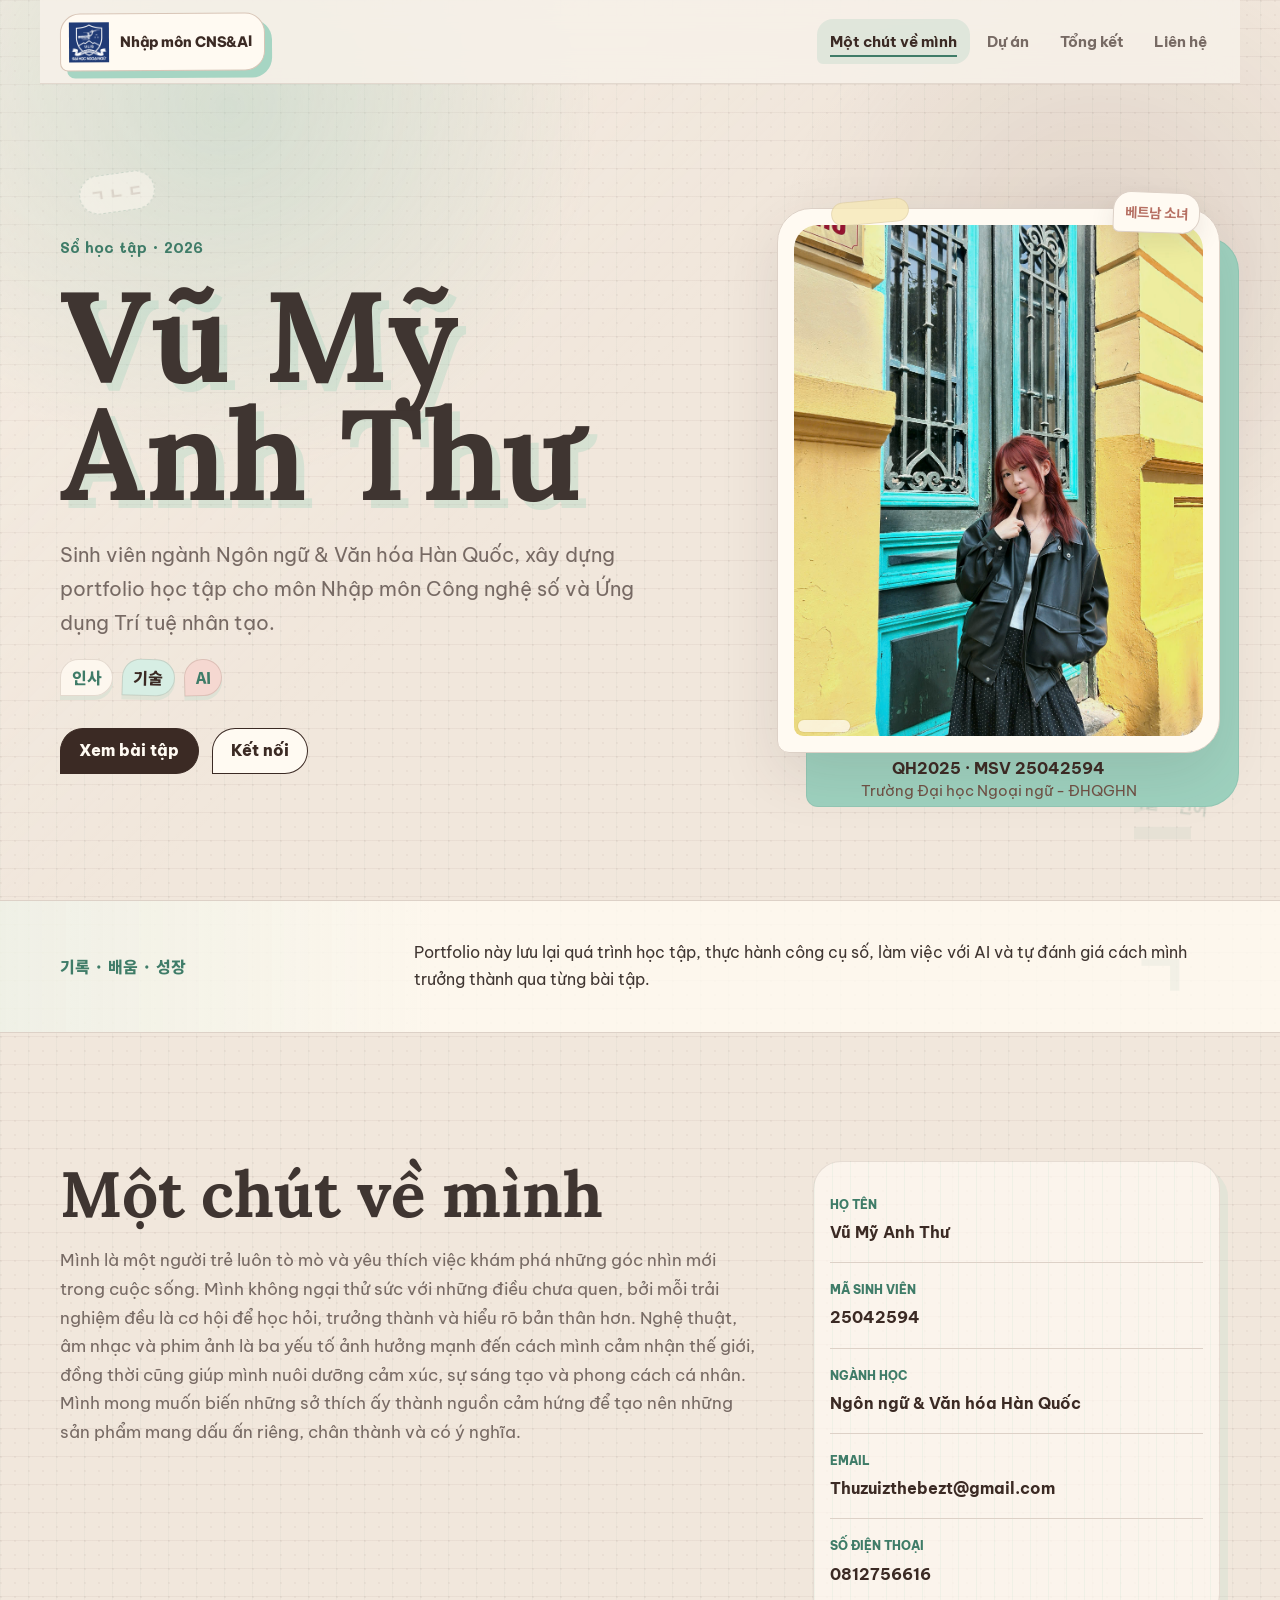
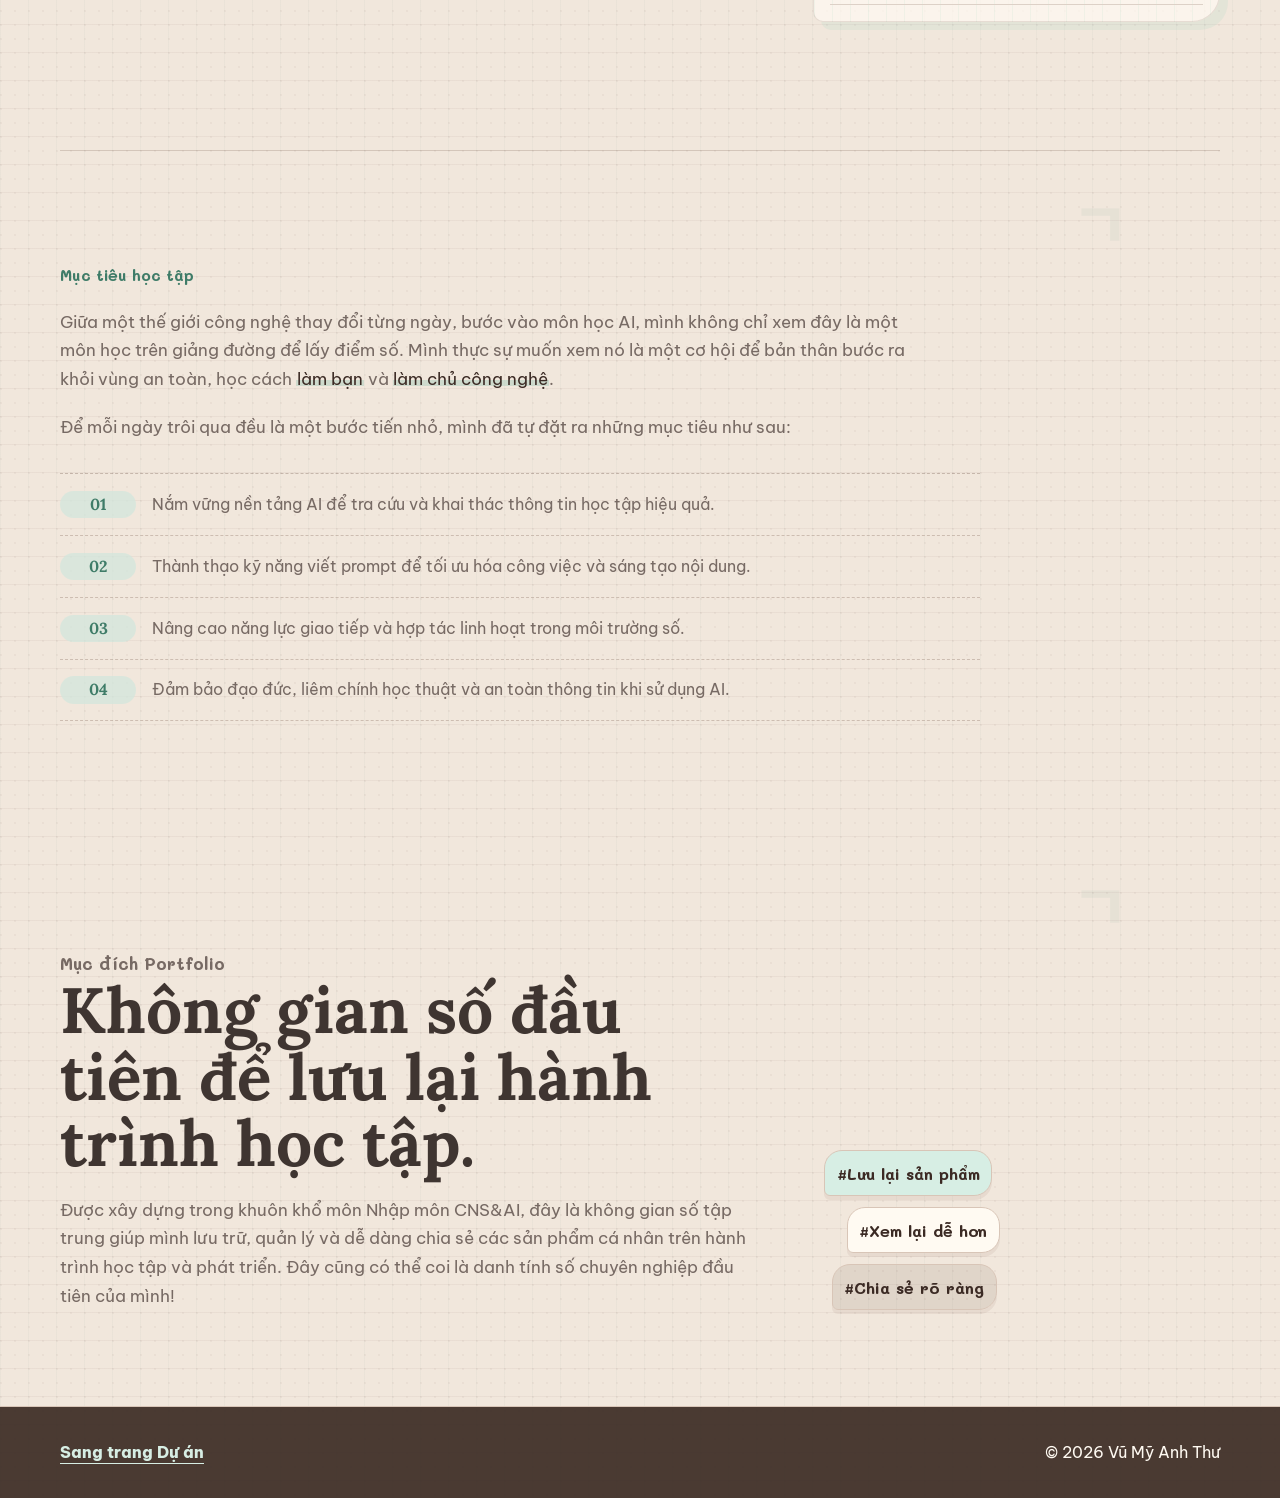
<file: index.html>
<!DOCTYPE html>
<html lang="vi">
<head>
  <meta charset="UTF-8">
  <meta name="viewport" content="width=device-width, initial-scale=1.0">
  <title>Một chút về mình | Vũ Mỹ Anh Thư</title>
  <meta name="description" content="Portfolio học tập của Vũ Mỹ Anh Thư, sinh viên ngành Ngôn ngữ và Văn hóa Hàn Quốc.">
  <link rel="preconnect" href="https://fonts.googleapis.com">
  <link rel="preconnect" href="https://fonts.gstatic.com" crossorigin>
  <link href="https://fonts.googleapis.com/css2?family=Be+Vietnam+Pro:wght@400;500;600;700&family=Lora:wght@500;600;700&family=Mali:wght@500&family=Noto+Sans+KR:wght@400;500;700&display=swap" rel="stylesheet">
  <link rel="icon" type="image/png" href="assets/brand/ulis-logo.png">
  <link rel="apple-touch-icon" href="assets/brand/ulis-logo.png">
  <link rel="stylesheet" href="styles.css">
</head>
<body>
  <a class="skip-link" href="#main">Bỏ qua điều hướng</a>

  <header class="site-header" data-header>
    <a class="brand" href="index.html" aria-label="Trang Một chút về mình">
      <img src="assets/brand/ulis-logo.png" alt="Logo Trường Đại học Ngoại ngữ - ĐHQGHN">
      <span>Nhập môn CNS&amp;AI</span>
    </a>
    <button class="menu-toggle" type="button" aria-label="Mở menu" aria-expanded="false" aria-controls="siteNav">
      <span></span>
      <span></span>
    </button>
    <nav class="nav" id="siteNav" aria-label="Điều hướng chính">
      <a href="index.html" aria-current="page">Một chút về mình</a>
      <a href="projects.html">Dự án</a>
      <a href="conclusion.html">Tổng kết</a>
      <a href="contact.html">Liên hệ</a>
    </nav>
  </header>

  <main id="main">
    <section class="hero section-shell">
      <div class="hero-copy reveal">
        <p class="chapter-label">Sổ học tập · 2026</p>
        <h1>Vũ Mỹ<br>Anh Thư</h1>
        <p class="hero-lead">Sinh viên ngành Ngôn ngữ & Văn hóa Hàn Quốc, xây dựng portfolio học tập cho môn Nhập môn Công nghệ số và Ứng dụng Trí tuệ nhân tạo.</p>
        <div class="culture-stickers" aria-hidden="true">
          <span>인사</span>
          <span>기술</span>
          <span>AI</span>
        </div>
        <div class="hero-actions">
          <a class="button primary" href="projects.html">Xem bài tập</a>
          <a class="button ghost" href="contact.html">Kết nối</a>
        </div>
      </div>

      <figure class="hero-portrait reveal">
        <span class="paper-tag">베트남 소녀</span>
        <div class="portrait-frame">
          <img src="File%20b%C3%A0i%20t%E1%BA%ADp/t%C3%B4i.jpg" alt="Ảnh chân dung Vũ Mỹ Anh Thư">
        </div>
        <figcaption>
          <strong>QH2025 · MSV 25042594</strong>
          <span>Trường Đại học Ngoại ngữ - ĐHQGHN</span>
        </figcaption>
      </figure>
    </section>

    <section class="intro-band" aria-label="Tóm tắt portfolio">
      <div class="section-shell intro-grid">
        <p class="hangul-note">기록 · 배움 · 성장</p>
        <p>Portfolio này lưu lại quá trình học tập, thực hành công cụ số, làm việc với AI và tự đánh giá cách mình trưởng thành qua từng bài tập.</p>
      </div>
    </section>

    <section class="section-shell about-spread">
      <div class="about-main reveal">
        <h2>Một chút về mình</h2>
        <p>Mình là một người trẻ luôn tò mò và yêu thích việc khám phá những góc nhìn mới trong cuộc sống. Mình không ngại thử sức với những điều chưa quen, bởi mỗi trải nghiệm đều là cơ hội để học hỏi, trưởng thành và hiểu rõ bản thân hơn. Nghệ thuật, âm nhạc và phim ảnh là ba yếu tố ảnh hưởng mạnh đến cách mình cảm nhận thế giới, đồng thời cũng giúp mình nuôi dưỡng cảm xúc, sự sáng tạo và phong cách cá nhân. Mình mong muốn biến những sở thích ấy thành nguồn cảm hứng để tạo nên những sản phẩm mang dấu ấn riêng, chân thành và có ý nghĩa.</p>
      </div>
      <dl class="profile-facts reveal">
        <div>
          <dt>Họ tên</dt>
          <dd>Vũ Mỹ Anh Thư</dd>
        </div>
        <div>
          <dt>Mã sinh viên</dt>
          <dd>25042594</dd>
        </div>
        <div>
          <dt>Ngành học</dt>
          <dd>Ngôn ngữ & Văn hóa Hàn Quốc</dd>
        </div>
        <div>
          <dt>Email</dt>
          <dd><a href="mailto:Thuzuizthebezt@gmail.com">Thuzuizthebezt@gmail.com</a></dd>
        </div>
        <div>
          <dt>Số điện thoại</dt>
          <dd><a href="tel:0812756616">0812756616</a></dd>
        </div>
      </dl>
    </section>

    <section class="section-shell editorial-goals">
      <p class="chapter-label reveal">Mục tiêu học tập</p>
      <div class="goal-prose reveal">
        <p>Giữa một thế giới công nghệ thay đổi từng ngày, bước vào môn học AI, mình không chỉ xem đây là một môn học trên giảng đường để lấy điểm số. Mình thực sự muốn xem nó là một cơ hội để bản thân bước ra khỏi vùng an toàn, học cách <mark>làm bạn</mark> và <mark>làm chủ công nghệ</mark>.</p>
        <p>Để mỗi ngày trôi qua đều là một bước tiến nhỏ, mình đã tự đặt ra những mục tiêu như sau:</p>
      </div>
      <ol class="goal-lines reveal">
        <li>Nắm vững nền tảng AI để tra cứu và khai thác thông tin học tập hiệu quả.</li>
        <li>Thành thạo kỹ năng viết prompt để tối ưu hóa công việc và sáng tạo nội dung.</li>
        <li>Nâng cao năng lực giao tiếp và hợp tác linh hoạt trong môi trường số.</li>
        <li>Đảm bảo đạo đức, liêm chính học thuật và an toàn thông tin khi sử dụng AI.</li>
      </ol>
    </section>

    <section class="section-shell portfolio-purpose">
      <div class="purpose-copy reveal">
        <p class="chapter-label">Mục đích Portfolio</p>
        <h2>Không gian số đầu tiên để lưu lại hành trình học tập.</h2>
        <p>Được xây dựng trong khuôn khổ môn Nhập môn CNS&AI, đây là không gian số tập trung giúp mình lưu trữ, quản lý và dễ dàng chia sẻ các sản phẩm cá nhân trên hành trình học tập và phát triển. Đây cũng có thể coi là danh tính số chuyên nghiệp đầu tiên của mình!</p>
      </div>
      <div class="keyword-notes reveal" aria-label="Từ khóa mục đích portfolio">
        <span>#Lưu lại sản phẩm</span>
        <span>#Xem lại dễ hơn</span>
        <span>#Chia sẻ rõ ràng</span>
      </div>
    </section>
  </main>

  <footer class="mini-footer">
    <div class="section-shell">
      <a href="projects.html">Sang trang Dự án</a>
      <span>© 2026 Vũ Mỹ Anh Thư</span>
    </div>
  </footer>

  <script src="script.js"></script>
</body>
</html>
</file>
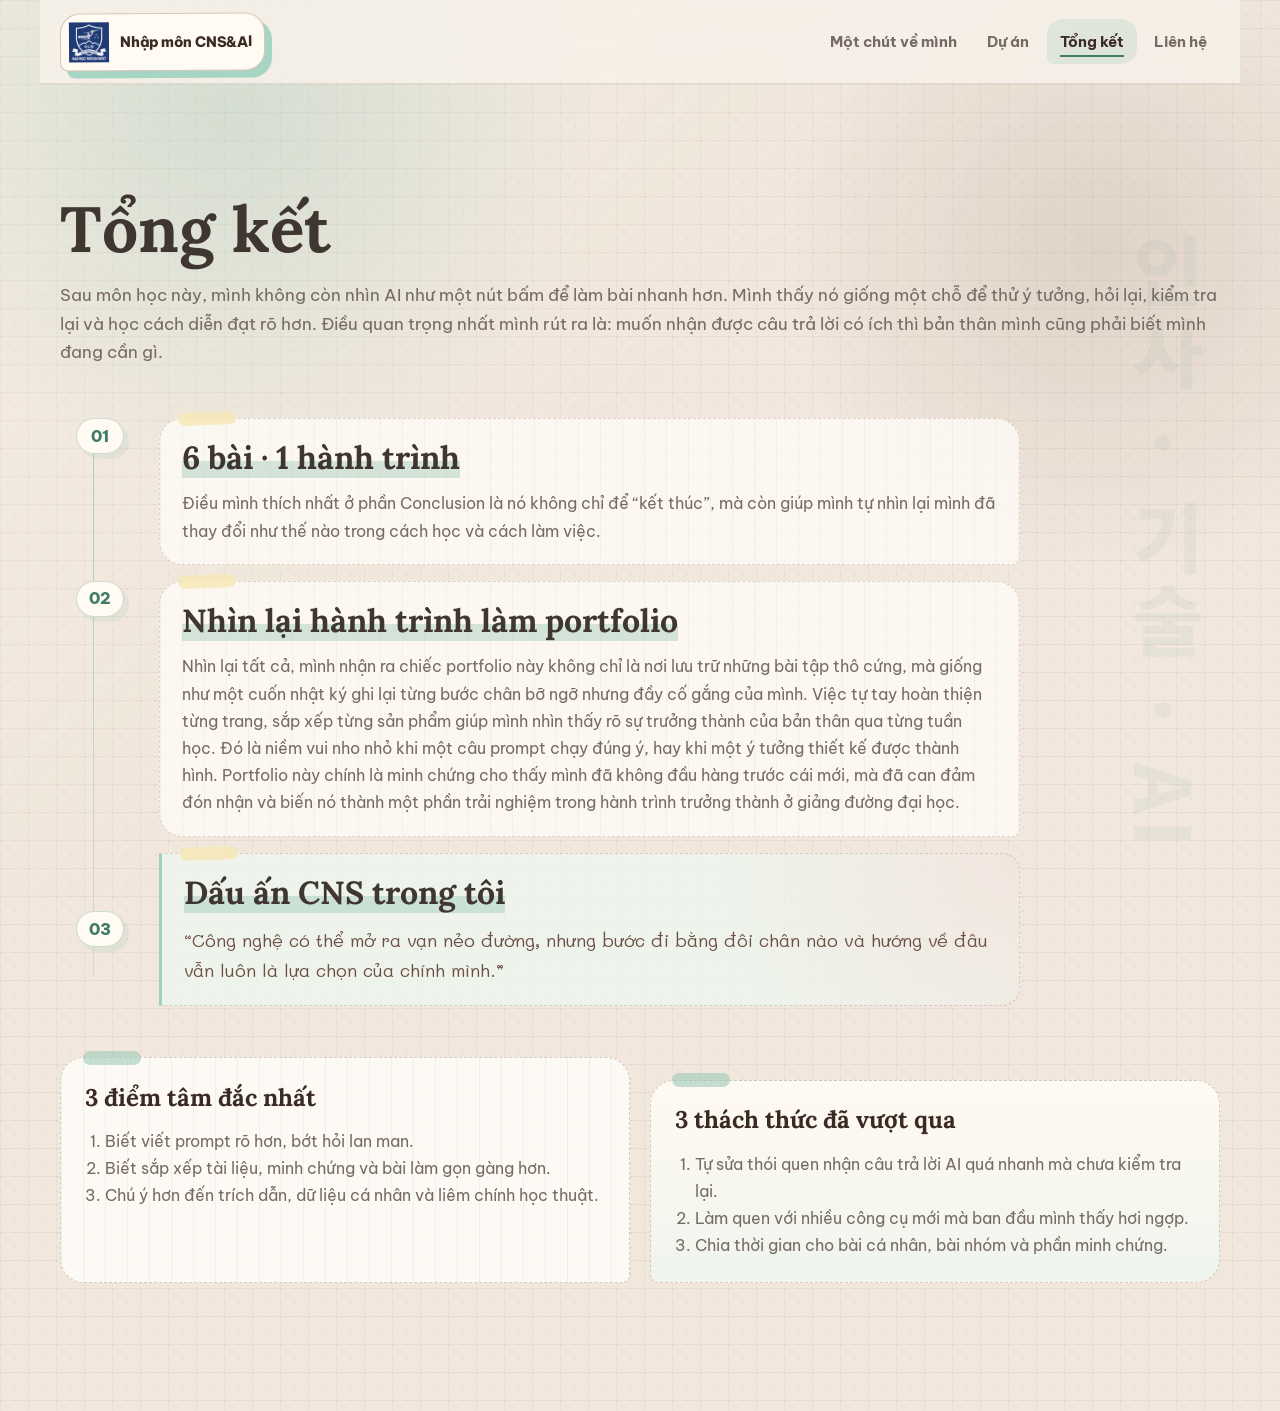
<file: conclusion.html>
<!DOCTYPE html>
<html lang="vi">
<head>
  <meta charset="UTF-8">
  <meta name="viewport" content="width=device-width, initial-scale=1.0">
  <title>Tổng kết | Vũ Mỹ Anh Thư</title>
  <meta name="description" content="Tổng kết quá trình học tập trong portfolio của Vũ Mỹ Anh Thư.">
  <link rel="preconnect" href="https://fonts.googleapis.com">
  <link rel="preconnect" href="https://fonts.gstatic.com" crossorigin>
  <link href="https://fonts.googleapis.com/css2?family=Be+Vietnam+Pro:wght@400;500;600;700&family=Lora:wght@500;600;700&family=Mali:wght@500&family=Noto+Sans+KR:wght@400;500;700&display=swap" rel="stylesheet">
  <link rel="icon" type="image/png" href="assets/brand/ulis-logo.png">
  <link rel="apple-touch-icon" href="assets/brand/ulis-logo.png">
  <link rel="stylesheet" href="styles.css">
</head>
<body>
  <a class="skip-link" href="#main">Bỏ qua điều hướng</a>
  <header class="site-header" data-header>
    <a class="brand" href="index.html" aria-label="Trang Một chút về mình">
      <img src="assets/brand/ulis-logo.png" alt="Logo Trường Đại học Ngoại ngữ - ĐHQGHN">
      <span>Nhập môn CNS&amp;AI</span>
    </a>
    <button class="menu-toggle" type="button" aria-label="Mở menu" aria-expanded="false" aria-controls="siteNav"><span></span><span></span></button>
    <nav class="nav" id="siteNav" aria-label="Điều hướng chính">
      <a href="index.html">Một chút về mình</a>
      <a href="projects.html">Dự án</a>
      <a href="conclusion.html" aria-current="page">Tổng kết</a>
      <a href="contact.html">Liên hệ</a>
    </nav>
  </header>

  <main id="main" class="page-main">
    <section class="section-shell reflection standalone-reflection">
      <div class="reflection-copy reveal">
        <h1>Tổng kết</h1>
        <p>Sau môn học này, mình không còn nhìn AI như một nút bấm để làm bài nhanh hơn. Mình thấy nó giống một chỗ để thử ý tưởng, hỏi lại, kiểm tra lại và học cách diễn đạt rõ hơn. Điều quan trọng nhất mình rút ra là: muốn nhận được câu trả lời có ích thì bản thân mình cũng phải biết mình đang cần gì.</p>
      </div>
      <div class="reflection-thread reveal" aria-label="Nhật ký tổng kết">
        <article class="thread-entry">
          <span>01</span>
          <div>
            <h2>6 bài · 1 hành trình</h2>
            <p>Điều mình thích nhất ở phần Conclusion là nó không chỉ để “kết thúc”, mà còn giúp mình tự nhìn lại mình đã thay đổi như thế nào trong cách học và cách làm việc.</p>
          </div>
        </article>
        <article class="thread-entry">
          <span>02</span>
          <div>
            <h2>Nhìn lại hành trình làm portfolio</h2>
            <p>Nhìn lại tất cả, mình nhận ra chiếc portfolio này không chỉ là nơi lưu trữ những bài tập thô cứng, mà giống như một cuốn nhật ký ghi lại từng bước chân bỡ ngỡ nhưng đầy cố gắng của mình. Việc tự tay hoàn thiện từng trang, sắp xếp từng sản phẩm giúp mình nhìn thấy rõ sự trưởng thành của bản thân qua từng tuần học. Đó là niềm vui nho nhỏ khi một câu prompt chạy đúng ý, hay khi một ý tưởng thiết kế được thành hình. Portfolio này chính là minh chứng cho thấy mình đã không đầu hàng trước cái mới, mà đã can đảm đón nhận và biến nó thành một phần trải nghiệm trong hành trình trưởng thành ở giảng đường đại học.</p>
          </div>
        </article>
        <article class="thread-entry is-quote">
          <span>03</span>
          <div>
            <h2>Dấu ấn CNS trong tôi</h2>
            <p>“Công nghệ có thể mở ra vạn nẻo đường, nhưng bước đi bằng đôi chân nào và hướng về đâu vẫn luôn là lựa chọn của chính mình.”</p>
          </div>
        </article>
      </div>
      <div class="note-columns">
        <article class="note-card reveal">
          <h2>3 điểm tâm đắc nhất</h2>
          <ol>
            <li>Biết viết prompt rõ hơn, bớt hỏi lan man.</li>
            <li>Biết sắp xếp tài liệu, minh chứng và bài làm gọn gàng hơn.</li>
            <li>Chú ý hơn đến trích dẫn, dữ liệu cá nhân và liêm chính học thuật.</li>
          </ol>
        </article>
        <article class="note-card reveal">
          <h2>3 thách thức đã vượt qua</h2>
          <ol>
            <li>Tự sửa thói quen nhận câu trả lời AI quá nhanh mà chưa kiểm tra lại.</li>
            <li>Làm quen với nhiều công cụ mới mà ban đầu mình thấy hơi ngợp.</li>
            <li>Chia thời gian cho bài cá nhân, bài nhóm và phần minh chứng.</li>
          </ol>
        </article>
      </div>
    </section>
  </main>
  <script src="script.js"></script>
</body>
</html>
</file>
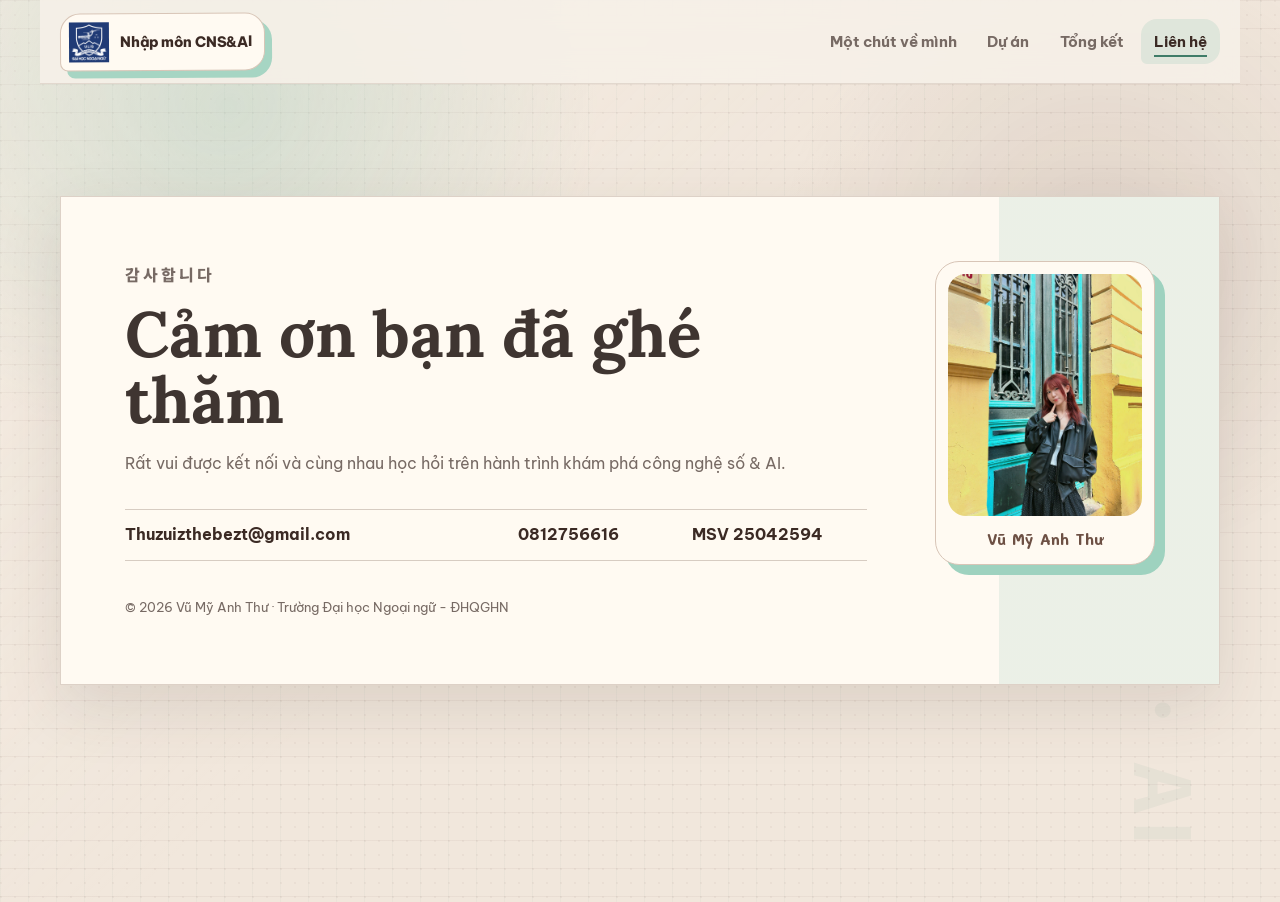
<file: contact.html>
<!DOCTYPE html>
<html lang="vi">
<head>
  <meta charset="UTF-8">
  <meta name="viewport" content="width=device-width, initial-scale=1.0">
  <title>Liên hệ | Vũ Mỹ Anh Thư</title>
  <meta name="description" content="Thông tin liên hệ của Vũ Mỹ Anh Thư.">
  <link rel="preconnect" href="https://fonts.googleapis.com">
  <link rel="preconnect" href="https://fonts.gstatic.com" crossorigin>
  <link href="https://fonts.googleapis.com/css2?family=Be+Vietnam+Pro:wght@400;500;600;700&family=Lora:wght@500;600;700&family=Mali:wght@500&family=Noto+Sans+KR:wght@400;500;700&display=swap" rel="stylesheet">
  <link rel="icon" type="image/png" href="assets/brand/ulis-logo.png">
  <link rel="apple-touch-icon" href="assets/brand/ulis-logo.png">
  <link rel="stylesheet" href="styles.css">
</head>
<body>
  <a class="skip-link" href="#main">Bỏ qua điều hướng</a>
  <header class="site-header" data-header>
    <a class="brand" href="index.html" aria-label="Trang Một chút về mình">
      <img src="assets/brand/ulis-logo.png" alt="Logo Trường Đại học Ngoại ngữ - ĐHQGHN">
      <span>Nhập môn CNS&amp;AI</span>
    </a>
    <button class="menu-toggle" type="button" aria-label="Mở menu" aria-expanded="false" aria-controls="siteNav"><span></span><span></span></button>
    <nav class="nav" id="siteNav" aria-label="Điều hướng chính">
      <a href="index.html">Một chút về mình</a>
      <a href="projects.html">Dự án</a>
      <a href="conclusion.html">Tổng kết</a>
      <a href="contact.html" aria-current="page">Liên hệ</a>
    </nav>
  </header>

  <main id="main" class="page-main">
    <section class="postcard-footer">
      <div class="section-shell postcard reveal">
        <div class="postcard-copy">
          <p class="stamp">감사합니다</p>
          <h1>Cảm ơn bạn đã ghé thăm</h1>
          <p>Rất vui được kết nối và cùng nhau học hỏi trên hành trình khám phá công nghệ số & AI.</p>
          <div class="contact-row">
            <a href="mailto:Thuzuizthebezt@gmail.com">Thuzuizthebezt@gmail.com</a>
            <a href="tel:0812756616">0812756616</a>
            <span>MSV 25042594</span>
          </div>
          <small>© 2026 Vũ Mỹ Anh Thư · Trường Đại học Ngoại ngữ - ĐHQGHN</small>
        </div>
        <figure class="postcard-photo">
          <img src="File%20b%C3%A0i%20t%E1%BA%ADp/t%C3%B4i.jpg" alt="Ảnh Vũ Mỹ Anh Thư">
          <figcaption>Vũ Mỹ Anh Thư</figcaption>
        </figure>
      </div>
    </section>
  </main>
  <script src="script.js"></script>
</body>
</html>
</file>
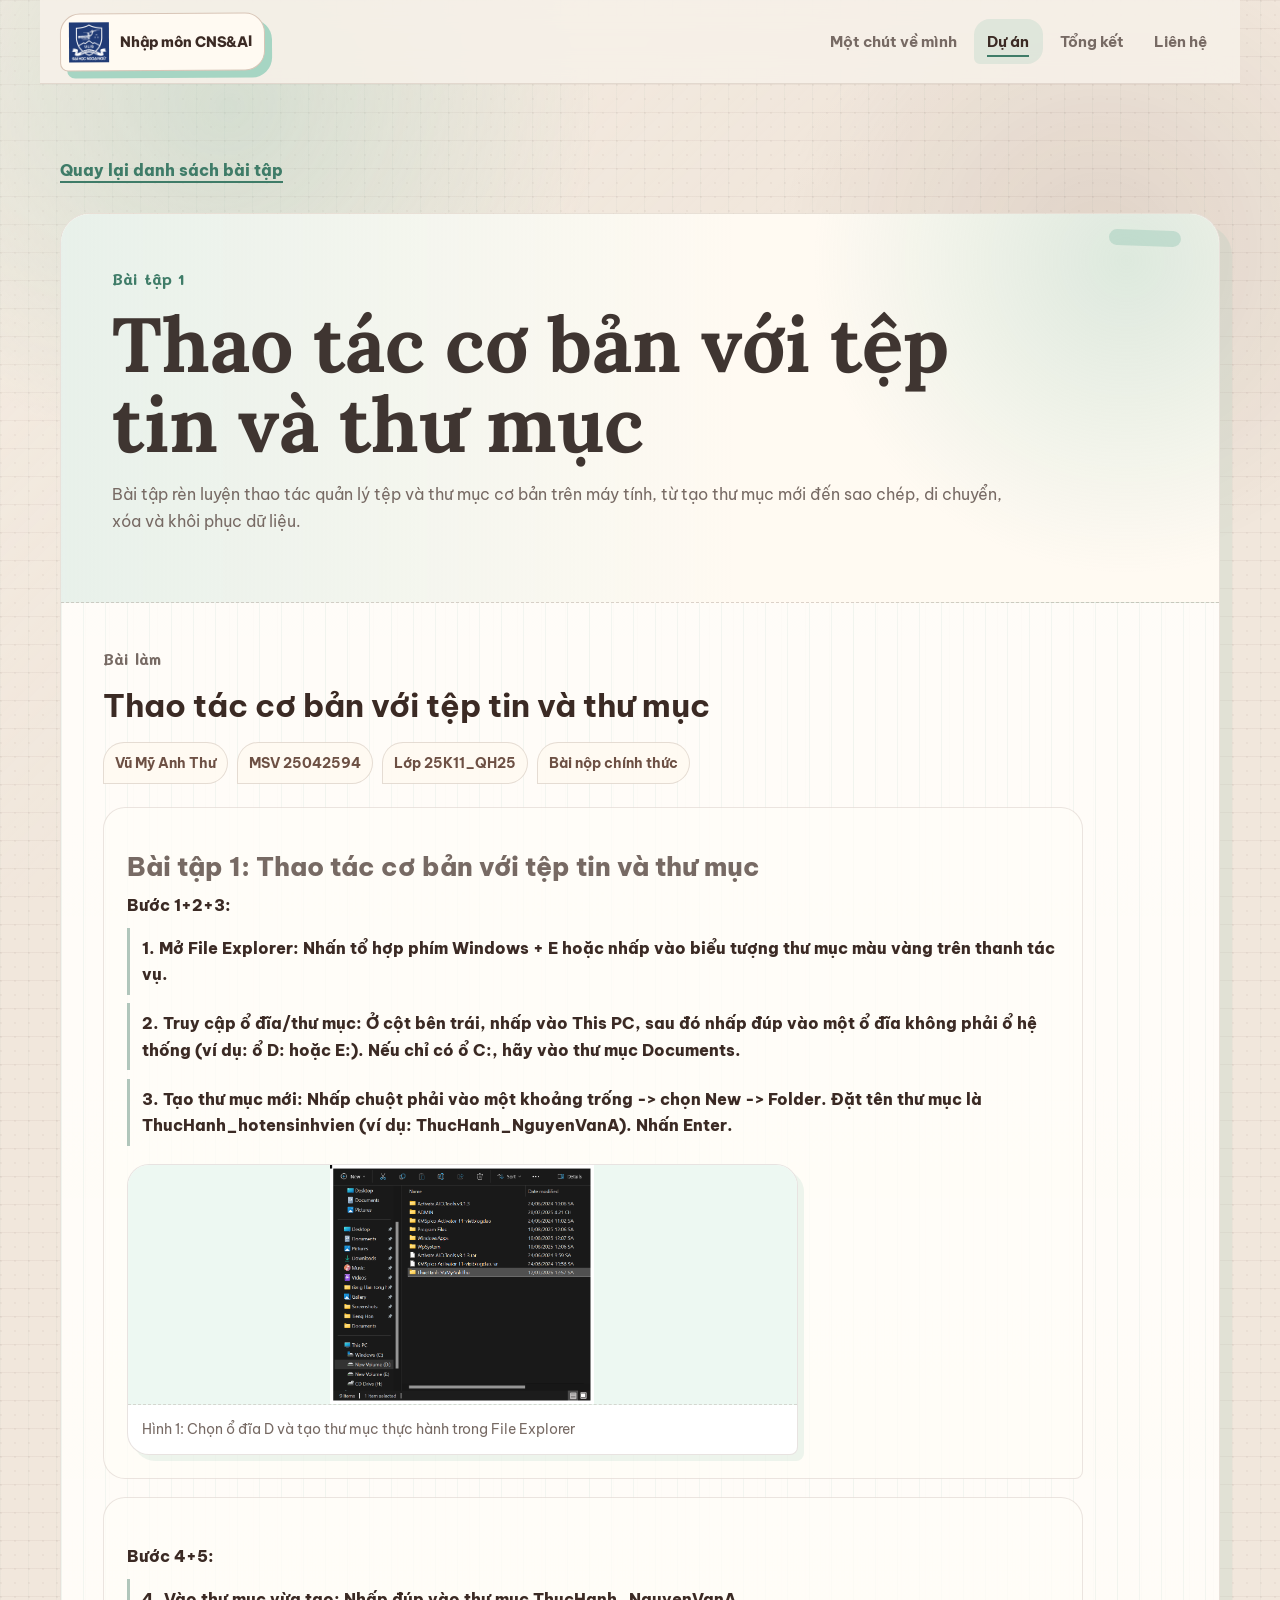
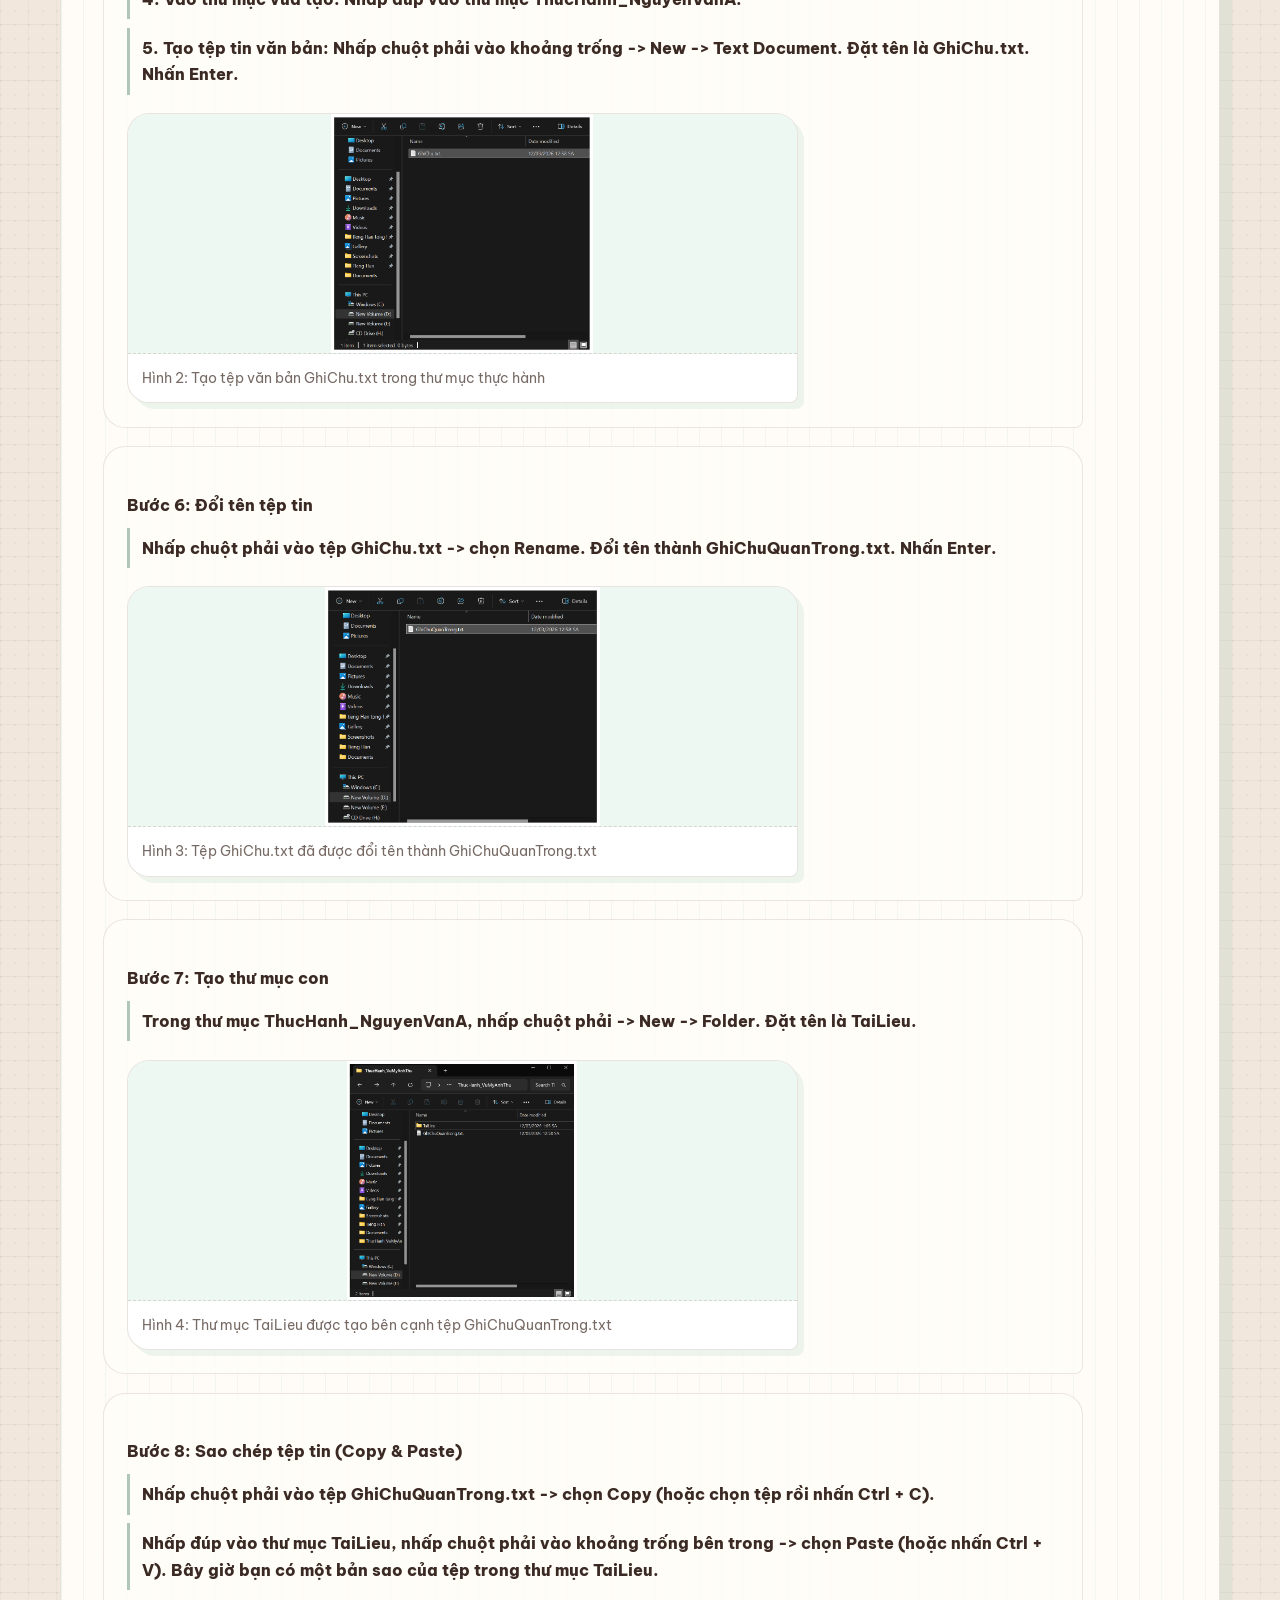
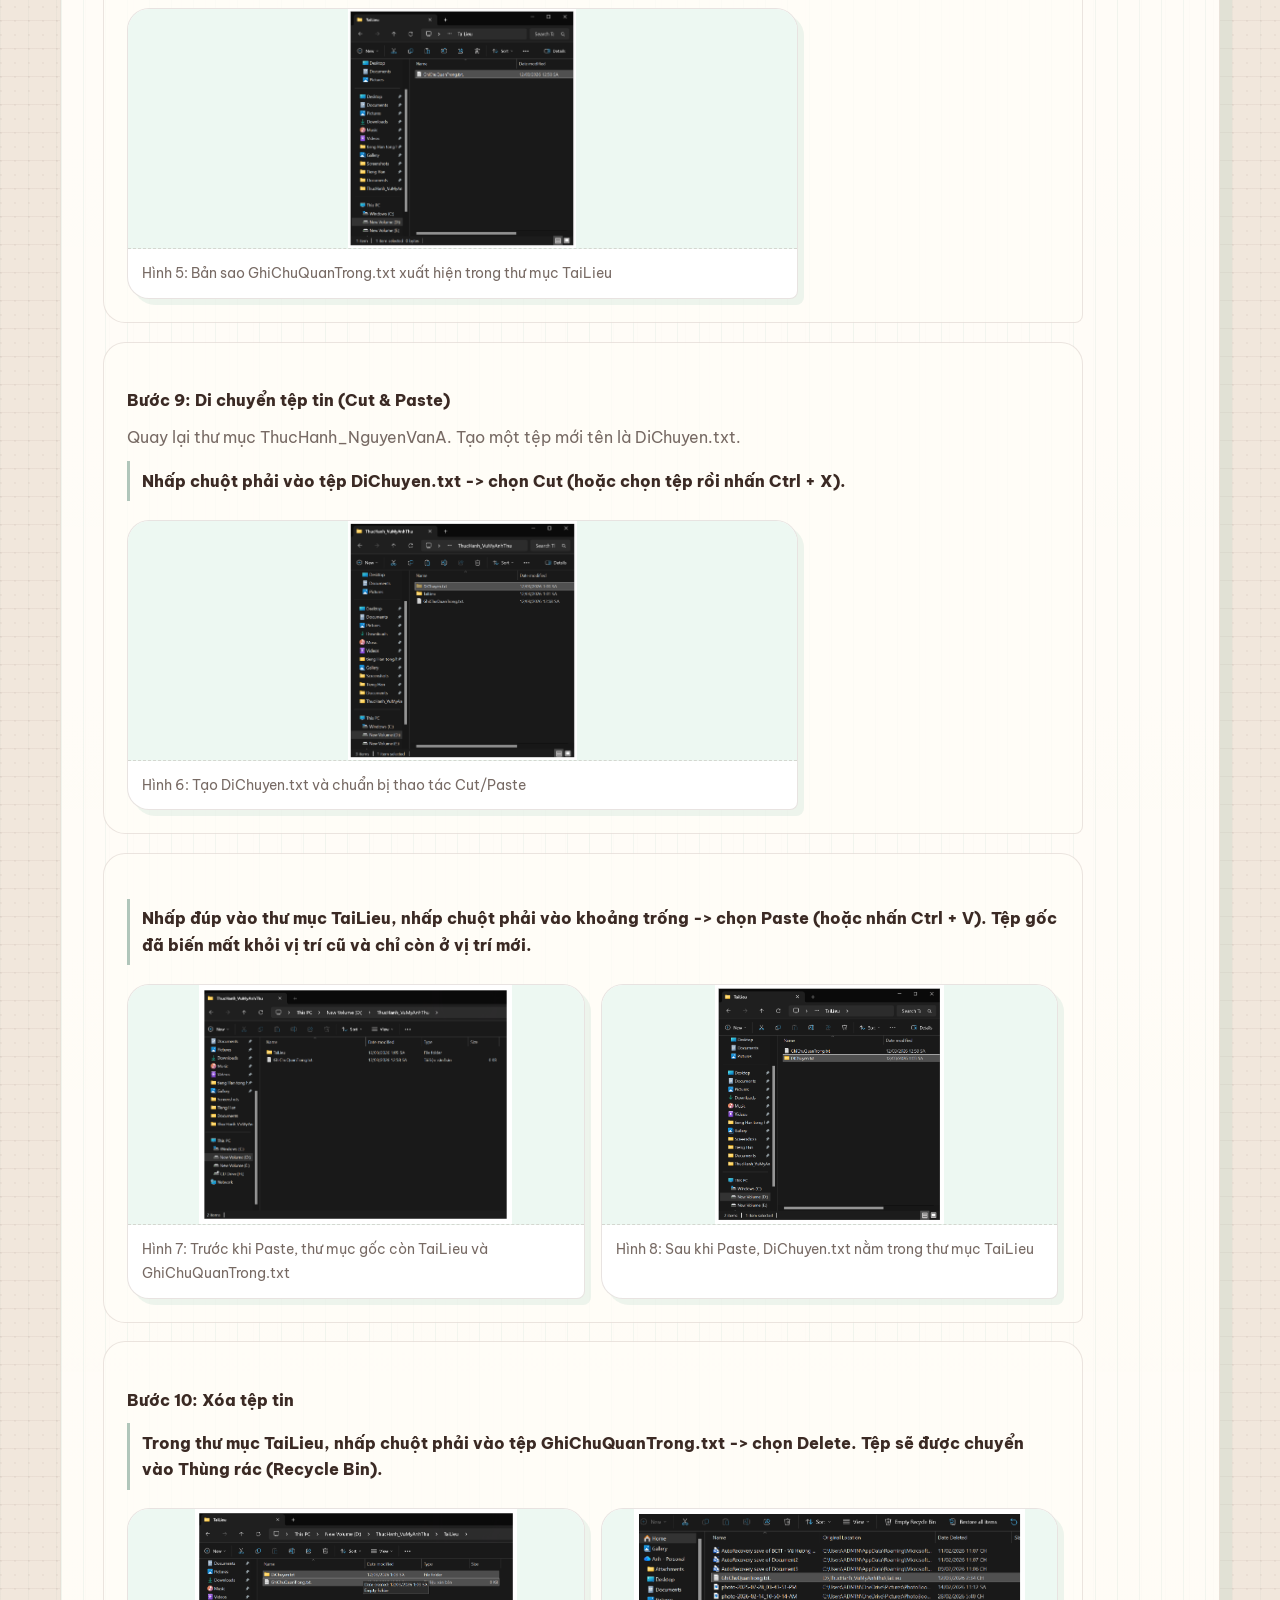
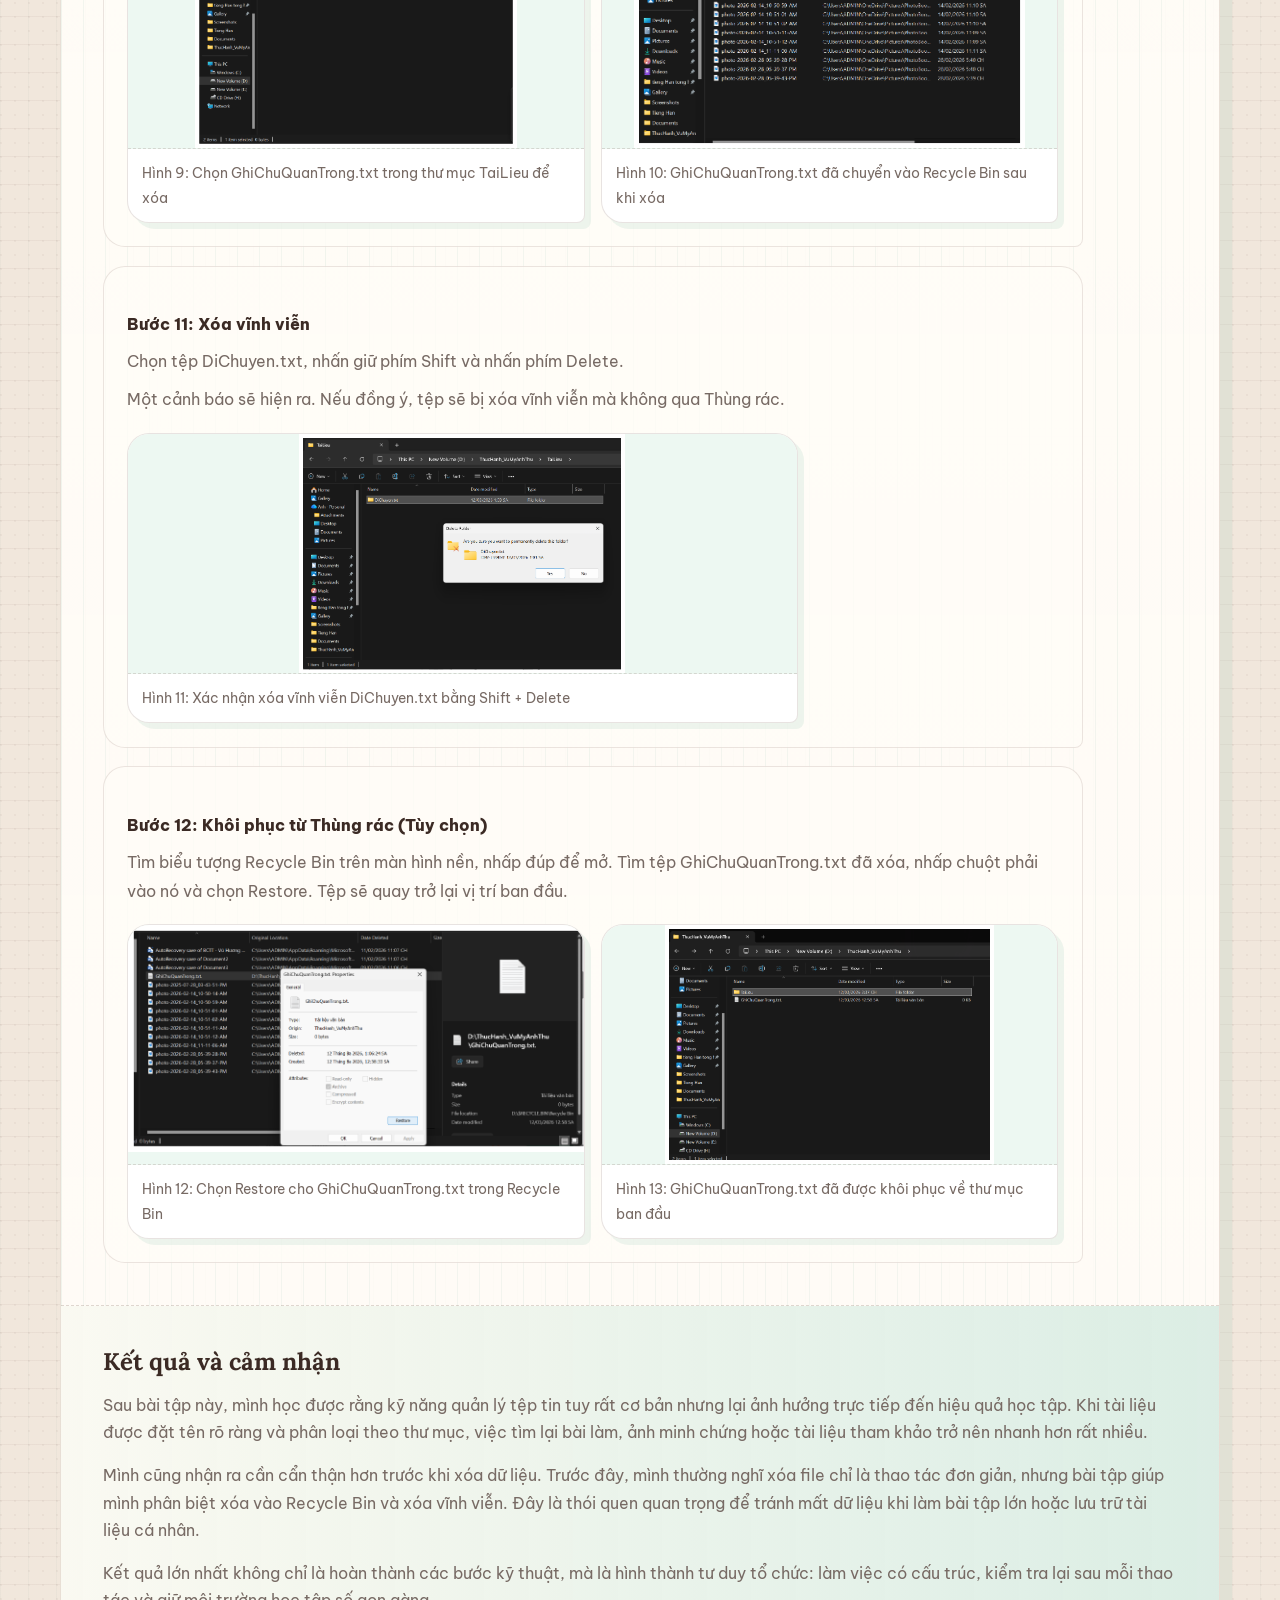
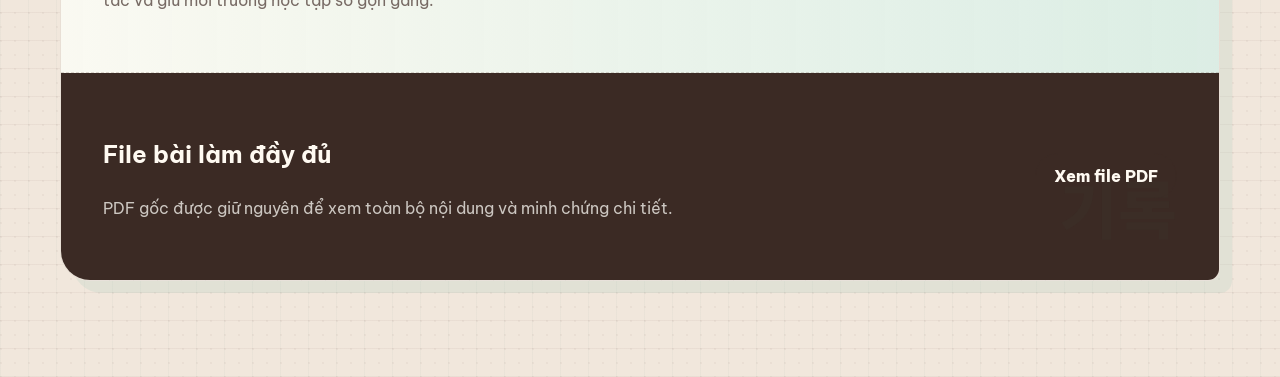
<file: detail.html>
<!DOCTYPE html>
<html lang="vi">
<head>
  <meta charset="UTF-8">
  <meta name="viewport" content="width=device-width, initial-scale=1.0">
  <title>Chi tiết bài tập | Vũ Mỹ Anh Thư</title>
  <meta name="description" content="Trang chi tiết bài tập trong portfolio học tập của Vũ Mỹ Anh Thư.">
  <link rel="preconnect" href="https://fonts.googleapis.com">
  <link rel="preconnect" href="https://fonts.gstatic.com" crossorigin>
  <link href="https://fonts.googleapis.com/css2?family=Be+Vietnam+Pro:wght@400;500;600;700&family=Lora:wght@500;600;700&family=Mali:wght@500&family=Noto+Sans+KR:wght@400;500;700&display=swap" rel="stylesheet">
  <link rel="icon" type="image/png" href="assets/brand/ulis-logo.png">
  <link rel="apple-touch-icon" href="assets/brand/ulis-logo.png">
  <link rel="stylesheet" href="styles.css">
</head>
<body>
  <a class="skip-link" href="#detailContent">Bỏ qua điều hướng</a>

  <header class="site-header" data-header>
    <a class="brand" href="index.html" aria-label="Trang Một chút về mình">
      <img src="assets/brand/ulis-logo.png" alt="Logo Trường Đại học Ngoại ngữ - ĐHQGHN">
      <span>Nhập môn CNS&amp;AI</span>
    </a>
    <button class="menu-toggle" type="button" aria-label="Mở menu" aria-expanded="false" aria-controls="siteNav">
      <span></span>
      <span></span>
    </button>
    <nav class="nav" id="siteNav" aria-label="Điều hướng chính">
      <a href="index.html">Một chút về mình</a>
      <a href="projects.html" aria-current="page">Dự án</a>
      <a href="conclusion.html">Tổng kết</a>
      <a href="contact.html">Liên hệ</a>
    </nav>
  </header>

  <main class="detail-page section-shell">
    <a class="back-link" href="projects.html">Quay lại danh sách bài tập</a>
    <article class="detail-card" id="detailContent" aria-live="polite"></article>
  </main>

  <div class="lightbox" id="lightbox" aria-hidden="true" role="dialog" aria-label="Xem ảnh phóng to">
    <button class="lightbox-close" type="button" aria-label="Đóng ảnh">Đóng</button>
    <img id="lightboxImage" alt="">
  </div>

  <script src="script.js"></script>
  <script src="pdf-content.js"></script>
  <script src="evidence-content.js"></script>
  <script src="detail.js"></script>
</body>
</html>
</file>
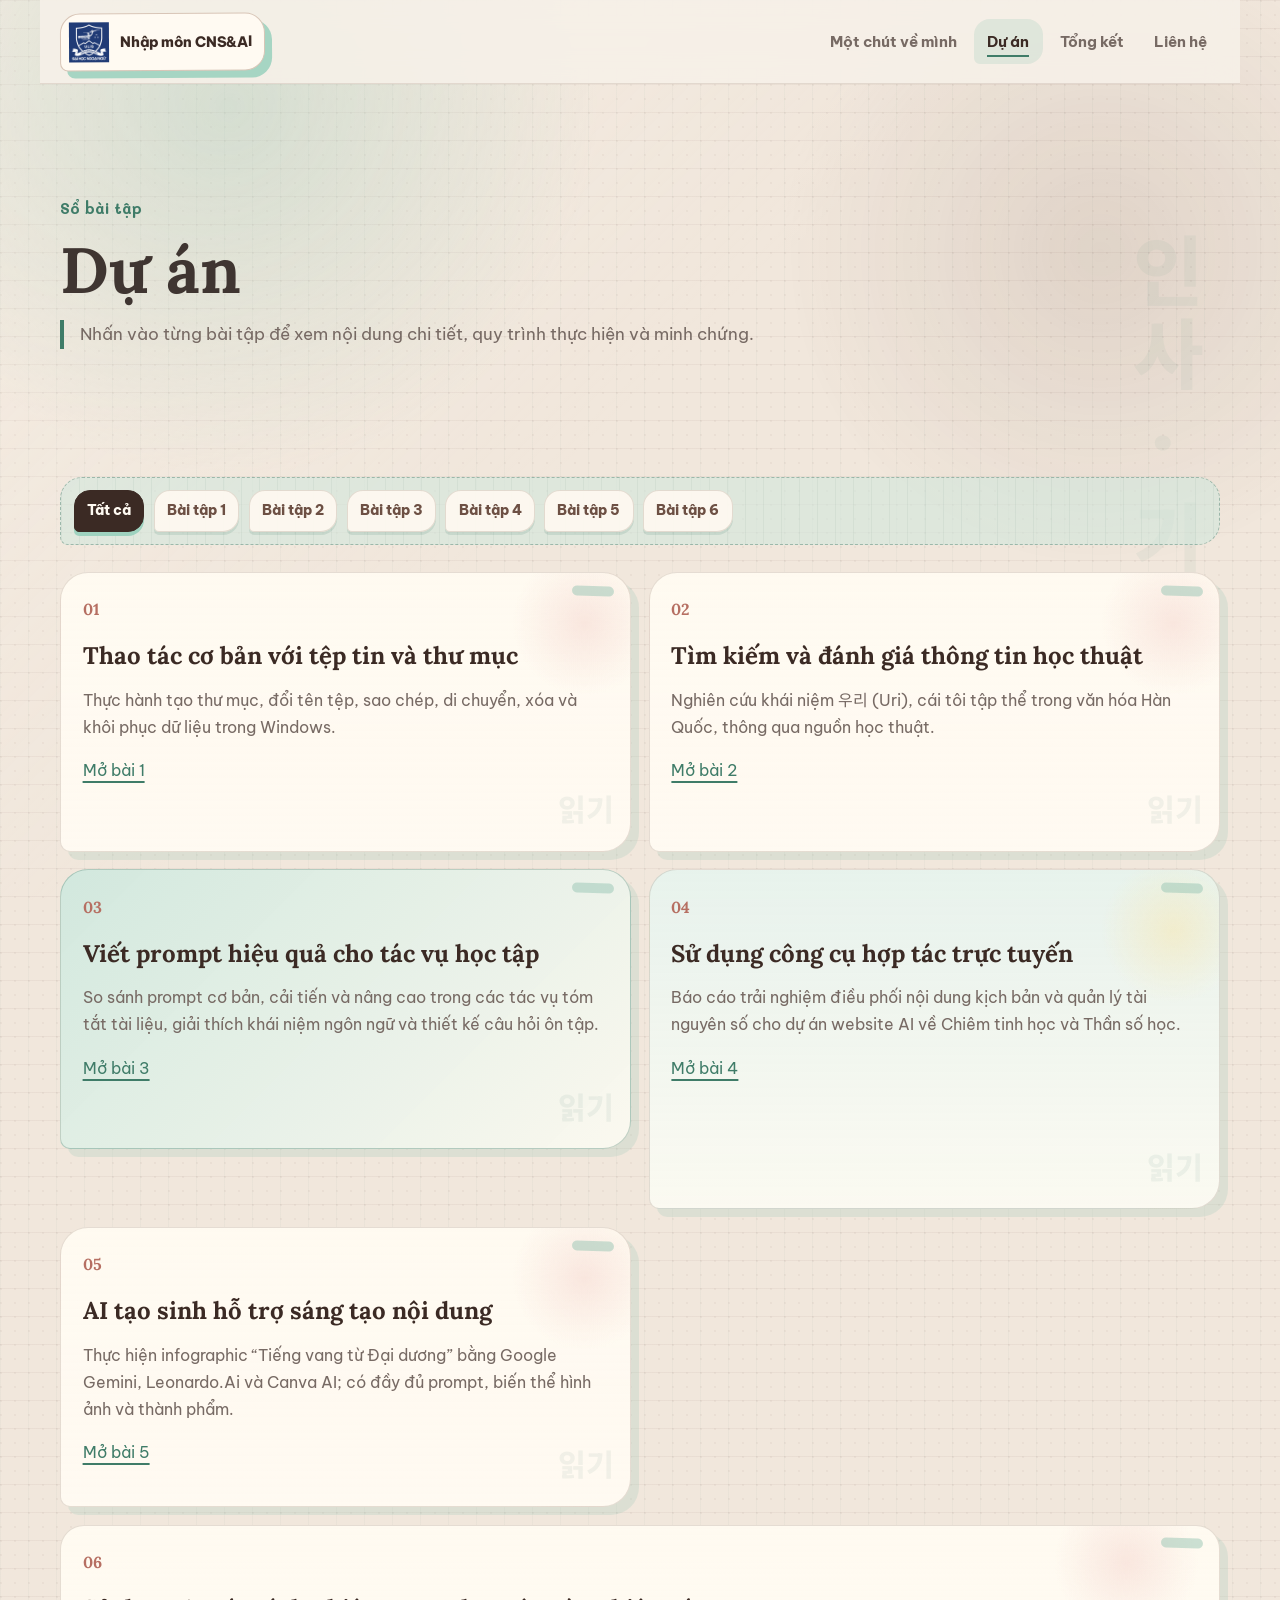
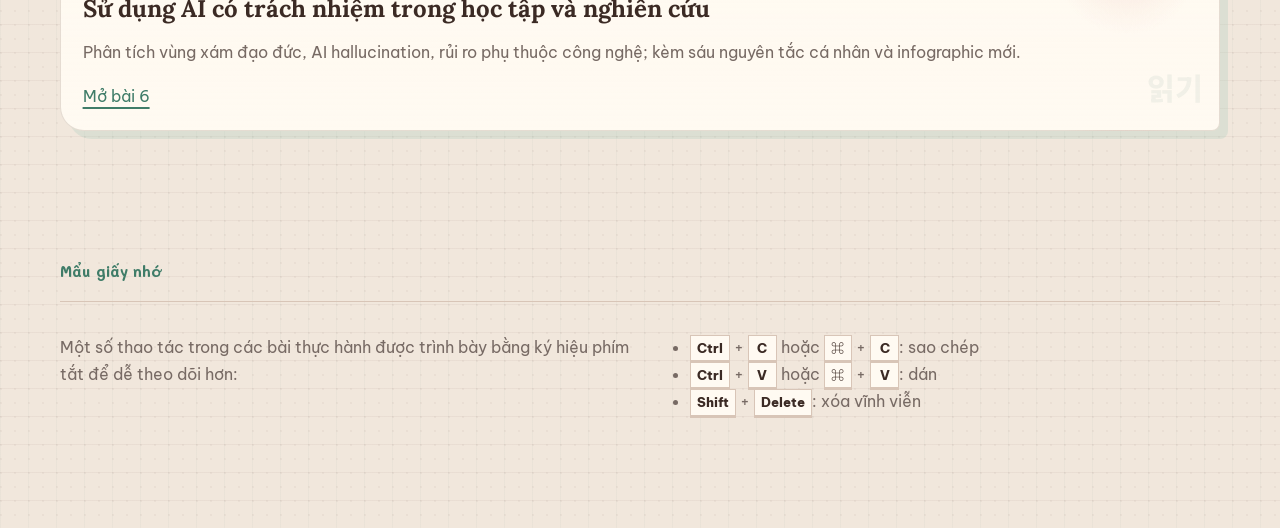
<file: projects.html>
<!DOCTYPE html>
<html lang="vi">
<head>
  <meta charset="UTF-8">
  <meta name="viewport" content="width=device-width, initial-scale=1.0">
  <title>Dự án | Vũ Mỹ Anh Thư</title>
  <meta name="description" content="Danh sách 6 bài tập trong portfolio học tập của Vũ Mỹ Anh Thư.">
  <link rel="preconnect" href="https://fonts.googleapis.com">
  <link rel="preconnect" href="https://fonts.gstatic.com" crossorigin>
  <link href="https://fonts.googleapis.com/css2?family=Be+Vietnam+Pro:wght@400;500;600;700&family=Lora:wght@500;600;700&family=Mali:wght@500&family=Noto+Sans+KR:wght@400;500;700&display=swap" rel="stylesheet">
  <link rel="icon" type="image/png" href="assets/brand/ulis-logo.png">
  <link rel="apple-touch-icon" href="assets/brand/ulis-logo.png">
  <link rel="stylesheet" href="styles.css">
</head>
<body>
  <a class="skip-link" href="#main">Bỏ qua điều hướng</a>

  <header class="site-header" data-header>
    <a class="brand" href="index.html" aria-label="Trang Một chút về mình">
      <img src="assets/brand/ulis-logo.png" alt="Logo Trường Đại học Ngoại ngữ - ĐHQGHN">
      <span>Nhập môn CNS&amp;AI</span>
    </a>
    <button class="menu-toggle" type="button" aria-label="Mở menu" aria-expanded="false" aria-controls="siteNav"><span></span><span></span></button>
    <nav class="nav" id="siteNav" aria-label="Điều hướng chính">
      <a href="index.html">Một chút về mình</a>
      <a href="projects.html" aria-current="page">Dự án</a>
      <a href="conclusion.html">Tổng kết</a>
      <a href="contact.html">Liên hệ</a>
    </nav>
  </header>

  <main id="main" class="page-main">
    <section class="section-shell page-hero">
      <p class="chapter-label reveal">Sổ bài tập</p>
      <h1 class="reveal">Dự án</h1>
      <p class="editorial-note reveal">Nhấn vào từng bài tập để xem nội dung chi tiết, quy trình thực hiện và minh chứng.</p>
    </section>

    <section class="projects section-shell">
      <div class="project-filter reveal" aria-label="Bộ lọc dự án">
        <button type="button" data-filter="all" aria-pressed="true">Tất cả</button>
        <button type="button" data-filter="btw1" aria-pressed="false">Bài tập 1</button>
        <button type="button" data-filter="btw2" aria-pressed="false">Bài tập 2</button>
        <button type="button" data-filter="btw3" aria-pressed="false">Bài tập 3</button>
        <button type="button" data-filter="btw4" aria-pressed="false">Bài tập 4</button>
        <button type="button" data-filter="btw5" aria-pressed="false">Bài tập 5</button>
        <button type="button" data-filter="btw6" aria-pressed="false">Bài tập 6</button>
      </div>

      <div class="project-grid filterable-projects">
        <article class="project-card reveal" data-project="btw1">
          <span>01</span>
          <h2>Thao tác cơ bản với tệp tin và thư mục</h2>
          <p>Thực hành tạo thư mục, đổi tên tệp, sao chép, di chuyển, xóa và khôi phục dữ liệu trong Windows.</p>
          <a href="detail.html?project=btw1">Mở bài 1</a>
        </article>
        <article class="project-card reveal" data-project="btw2">
          <span>02</span>
          <h2>Tìm kiếm và đánh giá thông tin học thuật</h2>
          <p>Nghiên cứu khái niệm 우리 (Uri), cái tôi tập thể trong văn hóa Hàn Quốc, thông qua nguồn học thuật.</p>
          <a href="detail.html?project=btw2">Mở bài 2</a>
        </article>
        <article class="project-card reveal featured-filter-card" data-project="btw3">
          <span>03</span>
          <h2>Viết prompt hiệu quả cho tác vụ học tập</h2>
          <p>So sánh prompt cơ bản, cải tiến và nâng cao trong các tác vụ tóm tắt tài liệu, giải thích khái niệm ngôn ngữ và thiết kế câu hỏi ôn tập.</p>
          <a href="detail.html?project=btw3">Mở bài 3</a>
        </article>
        <article class="project-card reveal tall" data-project="btw4">
          <span>04</span>
          <h2>Sử dụng công cụ hợp tác trực tuyến</h2>
          <p>Báo cáo trải nghiệm điều phối nội dung kịch bản và quản lý tài nguyên số cho dự án website AI về Chiêm tinh học và Thần số học.</p>
          <a href="detail.html?project=btw4">Mở bài 4</a>
        </article>
        <article class="project-card reveal" data-project="btw5">
          <span>05</span>
          <h2>AI tạo sinh hỗ trợ sáng tạo nội dung</h2>
          <p>Thực hiện infographic “Tiếng vang từ Đại dương” bằng Google Gemini, Leonardo.Ai và Canva AI; có đầy đủ prompt, biến thể hình ảnh và thành phẩm.</p>
          <a href="detail.html?project=btw5">Mở bài 5</a>
        </article>
        <article class="project-card reveal wide" data-project="btw6">
          <span>06</span>
          <h2>Sử dụng AI có trách nhiệm trong học tập và nghiên cứu</h2>
          <p>Phân tích vùng xám đạo đức, AI hallucination, rủi ro phụ thuộc công nghệ; kèm sáu nguyên tắc cá nhân và infographic mới.</p>
          <a href="detail.html?project=btw6">Mở bài 6</a>
        </article>
      </div>
    </section>

    <section class="section-shell shortcut-note">
      <p class="chapter-label reveal">Mẩu giấy nhớ</p>
      <div class="shortcut-grid reveal">
        <p>Một số thao tác trong các bài thực hành được trình bày bằng ký hiệu phím tắt để dễ theo dõi hơn:</p>
        <ul>
          <li><kbd>Ctrl</kbd> + <kbd>C</kbd> hoặc <kbd>⌘</kbd> + <kbd>C</kbd>: sao chép</li>
          <li><kbd>Ctrl</kbd> + <kbd>V</kbd> hoặc <kbd>⌘</kbd> + <kbd>V</kbd>: dán</li>
          <li><kbd>Shift</kbd> + <kbd>Delete</kbd>: xóa vĩnh viễn</li>
        </ul>
      </div>
    </section>
  </main>

  <script src="script.js"></script>
</body>
</html>
</file>
<file: styles.css>
:root {
  --background: #f1e7dc;
  --paper: #fffaf2;
  --brown-dark: #3b2a24;
  --brown-main: #6d5044;
  --brown-soft: #a98575;
  --brown-light: #d8c5b7;
  --mint-dark: #3f7c68;
  --mint-main: #9ed2bf;
  --mint-soft: #d7eee4;
  --mint-pale: #edf8f2;
  --warm-accent: #b66f62;
  --petal: #f5d8d1;
  --butter: #f6e8b7;
  --text-primary: #3f3531;
  --text-secondary: #776a64;
  --line: #ddd1c7;
  --shadow-soft: 0 22px 60px rgba(66, 52, 46, 0.12);
  --font-heading: "Lora", "Noto Serif KR", serif;
  --font-body: "Be Vietnam Pro", "Noto Sans KR", sans-serif;
  --font-note: "Mali", cursive;
}

* {
  box-sizing: border-box;
}

html {
  scroll-behavior: smooth;
  scroll-padding-top: 96px;
  overflow-x: hidden;
}

body {
  margin: 0;
  overflow-x: hidden;
  color: var(--text-primary);
  background:
    linear-gradient(rgba(111, 82, 70, 0.06) 1px, transparent 1px),
    linear-gradient(90deg, rgba(79, 128, 111, 0.045) 1px, transparent 1px),
    radial-gradient(circle at 1px 1px, rgba(111, 82, 70, 0.055) 1px, transparent 0),
    var(--background);
  background-size: 28px 28px, 28px 28px, 14px 14px, auto;
  font-family: var(--font-body);
  font-size: 16px;
  line-height: 1.7;
  text-rendering: optimizeLegibility;
  -webkit-font-smoothing: antialiased;
}

body::before {
  content: "";
  position: fixed;
  inset: 0;
  z-index: -1;
  pointer-events: none;
  opacity: 0.72;
  background-image:
    radial-gradient(circle at 18% 12%, rgba(156, 200, 183, 0.48), transparent 23rem),
    radial-gradient(circle at 86% 28%, rgba(111, 82, 70, 0.18), transparent 20rem),
    linear-gradient(135deg, rgba(255, 250, 242, 0.34), transparent 48%);
}

body::after {
  content: "인사 · 기술 · AI";
  position: fixed;
  right: clamp(0.6rem, 4vw, 3rem);
  bottom: clamp(0.8rem, 5vw, 3rem);
  z-index: -1;
  color: rgba(63, 124, 104, 0.055);
  font-family: "Noto Sans KR", sans-serif;
  font-size: clamp(1.6rem, 6vw, 4.8rem);
  font-weight: 800;
  letter-spacing: 0.08em;
  writing-mode: vertical-rl;
  pointer-events: none;
}

a {
  color: inherit;
  text-decoration: none;
}

img {
  display: block;
  max-width: 100%;
}

button,
a {
  -webkit-tap-highlight-color: transparent;
}

:focus-visible {
  outline: 3px solid rgba(102, 143, 128, 0.52);
  outline-offset: 4px;
}

.skip-link {
  position: fixed;
  left: 1rem;
  top: 1rem;
  z-index: 100;
  transform: translateY(-140%);
  padding: 0.7rem 1rem;
  background: var(--brown-dark);
  color: var(--paper);
  font-weight: 700;
}

.skip-link:focus {
  transform: translateY(0);
}

.section-shell {
  width: min(1160px, calc(100% - 40px));
  margin-inline: auto;
}

.site-header {
  position: sticky;
  top: 0;
  z-index: 20;
  display: flex;
  align-items: center;
  justify-content: space-between;
  gap: 1rem;
  width: min(1160px, calc(100% - 40px));
  min-height: 82px;
  margin: 0 auto;
  padding: 0.8rem 0;
}

.site-header::before {
  content: "";
  position: absolute;
  inset: 0 -20px;
  z-index: -1;
  border-bottom: 1px solid rgba(221, 209, 199, 0.78);
  background: rgba(246, 241, 233, 0.88);
  backdrop-filter: blur(14px);
}

.brand {
  display: inline-flex;
  align-items: center;
  gap: 0.7rem;
  min-height: 58px;
  padding: 0.42rem 0.75rem 0.42rem 0.5rem;
  border: 1px solid var(--brown-light);
  background: var(--paper);
  color: var(--brown-dark);
  box-shadow: 7px 7px 0 rgba(158, 210, 191, 0.9);
  font-weight: 800;
  line-height: 1;
  border-radius: 20px 20px 20px 8px;
  transform: rotate(-0.35deg);
  transition: transform 180ms ease, box-shadow 180ms ease;
}

.brand:hover {
  transform: translateY(-2px) rotate(-0.35deg);
  box-shadow: 9px 9px 0 rgba(158, 210, 191, 0.95);
}

.brand img {
  width: 40px;
  height: 40px;
  object-fit: contain;
}

.brand span {
  max-width: 150px;
  font-size: 0.9rem;
  line-height: 1.18;
}

.nav {
  display: flex;
  align-items: center;
  gap: 0.25rem;
}

.nav a {
  position: relative;
  min-height: 44px;
  padding: 0.62rem 0.82rem;
  color: var(--text-secondary);
  font-size: 0.92rem;
  font-weight: 700;
}

.nav a::after {
  content: "";
  position: absolute;
  left: 0.82rem;
  right: 0.82rem;
  bottom: 0.45rem;
  height: 2px;
  transform: scaleX(0);
  transform-origin: left;
  background: var(--mint-dark);
  transition: transform 180ms ease;
}

.nav a:hover,
.nav a:focus-visible,
.nav a[aria-current="page"] {
  color: var(--brown-dark);
}

.nav a:hover::after,
.nav a:focus-visible::after,
.nav a[aria-current="page"]::after {
  transform: scaleX(1);
}

.nav a[aria-current="page"] {
  background: rgba(156, 200, 183, 0.24);
  border-radius: 16px 16px 16px 6px;
}

.menu-toggle {
  display: none;
  width: 48px;
  height: 48px;
  border: 1px solid var(--line);
  background: var(--paper);
  color: var(--brown-dark);
  cursor: pointer;
}

.menu-toggle span {
  display: block;
  width: 22px;
  height: 2px;
  margin: 6px auto;
  background: currentColor;
}

.hero {
  position: relative;
  display: grid;
  grid-template-columns: minmax(0, 1.02fr) minmax(310px, 0.72fr);
  gap: clamp(2.5rem, 7vw, 6.5rem);
  align-items: center;
  min-height: calc(100dvh - 84px);
  padding: clamp(3.8rem, 8vw, 7rem) 0 clamp(3rem, 6vw, 5.5rem);
}

.hero::before,
.hero::after {
  position: absolute;
  z-index: -1;
  font-family: "Noto Sans KR", sans-serif;
  font-weight: 800;
  pointer-events: none;
}

.hero::before {
  content: "ㄱ ㄴ ㄷ";
  top: 11%;
  left: min(2vw, 1.2rem);
  padding: 0.3rem 0.65rem;
  border: 1px dashed rgba(79, 128, 111, 0.24);
  border-radius: 999px;
  background: rgba(255, 250, 242, 0.5);
  color: rgba(111, 82, 70, 0.16);
  transform: rotate(-8deg);
}

.hero::after {
  content: "서울 · 언어";
  right: 1%;
  bottom: 10%;
  color: rgba(63, 124, 104, 0.16);
  transform: rotate(7deg);
}

.hero-copy {
  position: relative;
}

.chapter-label {
  margin: 0 0 1rem;
  color: var(--mint-dark);
  font-family: var(--font-note);
  font-size: 0.95rem;
  font-weight: 800;
  letter-spacing: 0;
  text-transform: none;
}

.hero h1 {
  max-width: 9ch;
  margin: 0;
  font-family: var(--font-heading);
  font-size: clamp(4rem, 10vw, 8.8rem);
  font-weight: 700;
  line-height: 0.92;
  text-shadow: 0.06em 0.06em 0 rgba(158, 210, 191, 0.32);
}

.hero-lead {
  max-width: 690px;
  margin: 1.6rem 0 0;
  color: var(--text-secondary);
  font-size: clamp(1.05rem, 2vw, 1.26rem);
}

.culture-stickers {
  display: flex;
  flex-wrap: wrap;
  gap: 0.55rem;
  margin-top: 1.15rem;
}

.culture-stickers span {
  display: inline-flex;
  align-items: center;
  min-height: 34px;
  padding: 0.24rem 0.66rem;
  border: 1px solid rgba(111, 82, 70, 0.18);
  border-radius: 999px 999px 999px 7px;
  background: rgba(255, 250, 242, 0.86);
  color: var(--mint-dark);
  font-family: "Noto Sans KR", sans-serif;
  font-weight: 800;
  box-shadow: 0 4px 0 rgba(158, 210, 191, 0.22);
}

.culture-stickers span:nth-child(2) {
  background: var(--mint-soft);
  color: var(--brown-dark);
  transform: rotate(1.5deg);
}

.culture-stickers span:nth-child(3) {
  background: var(--petal);
  transform: rotate(-1.5deg);
}

.hero-actions {
  display: flex;
  flex-wrap: wrap;
  gap: 0.8rem;
  margin-top: 2rem;
}

.button,
.text-link,
.back-link {
  display: inline-flex;
  align-items: center;
  justify-content: center;
  min-height: 46px;
  font-weight: 800;
  transition: transform 180ms ease, background 180ms ease, color 180ms ease;
}

.button {
  padding: 0 1.15rem;
  border: 1px solid var(--brown-dark);
  border-radius: 999px 999px 999px 10px;
}

.button:hover,
.text-link:hover,
.back-link:hover {
  transform: translateY(-2px);
}

.button:active,
.project-filter button:active,
.project-card:active {
  transform: translateY(1px);
}

.primary {
  background: var(--brown-dark);
  color: var(--paper);
}

.ghost {
  background: var(--paper);
  color: var(--brown-dark);
}

.hero-portrait {
  position: relative;
  margin: 0;
}

.hero-portrait::before {
  content: "";
  position: absolute;
  inset: 1.8rem -1.2rem -0.35rem 1.8rem;
  z-index: -1;
  background: var(--mint-main);
  border-radius: 34px 34px 34px 12px;
  box-shadow: inset 0 0 0 1px rgba(63, 124, 104, 0.12);
}

.paper-tag {
  position: absolute;
  top: -1rem;
  right: 1.2rem;
  z-index: 2;
  padding: 0.5rem 0.7rem;
  border: 1px solid var(--line);
  background: var(--paper);
  color: var(--warm-accent);
  font-family: "Noto Sans KR", sans-serif;
  font-size: 0.84rem;
  font-weight: 700;
  border-radius: 18px 18px 18px 6px;
  box-shadow: 0 10px 24px rgba(66, 52, 46, 0.1);
  transform: rotate(2deg);
}

.portrait-frame {
  position: relative;
  padding: 1rem;
  border: 1px solid var(--line);
  background: var(--paper);
  border-radius: 34px 34px 34px 12px;
  box-shadow: var(--shadow-soft);
}

.portrait-frame::before {
  content: "";
  position: absolute;
  top: -0.55rem;
  left: 12%;
  width: 76px;
  height: 22px;
  border: 1px solid rgba(111, 82, 70, 0.12);
  border-radius: 999px;
  background: rgba(246, 232, 183, 0.78);
  transform: rotate(-5deg);
}

.portrait-frame::after {
  content: "";
  position: absolute;
  left: 1.25rem;
  bottom: 1.25rem;
  width: 52px;
  height: 12px;
  border-radius: 999px;
  background: rgba(255, 250, 241, 0.76);
  box-shadow: 0 0 0 1px rgba(111, 82, 70, 0.08);
}

.portrait-frame img {
  width: 100%;
  aspect-ratio: 4 / 5;
  object-fit: cover;
  border-radius: 24px 24px 24px 9px;
  filter: saturate(0.95) contrast(1.02);
}

.hero-portrait figcaption {
  display: grid;
  gap: 0.12rem;
  width: 100%;
  max-width: calc(100% - 3.2rem);
  margin: 0.38rem auto 0;
  padding: 0;
  color: var(--brown-main);
  font-size: 0.92rem;
  line-height: 1.32;
  text-align: center;
  transform: translateY(-0.05rem);
}

.hero-portrait figcaption strong {
  color: var(--brown-dark);
  font-size: 0.98rem;
}

.intro-band {
  border-block: 1px solid var(--line);
  background:
    linear-gradient(90deg, rgba(156, 200, 183, 0.14), transparent 34%),
    rgba(255, 250, 241, 0.82);
}

.intro-band,
.portfolio-purpose,
.editorial-goals,
.detail-card {
  position: relative;
}

.intro-band::after,
.portfolio-purpose::after,
.editorial-goals::after {
  content: "ㄱ";
  position: absolute;
  right: clamp(1rem, 7vw, 6rem);
  top: 1rem;
  color: rgba(63, 124, 104, 0.055);
  font-family: "Noto Sans KR", sans-serif;
  font-size: clamp(2rem, 5vw, 4rem);
  font-weight: 800;
  pointer-events: none;
}

.intro-grid {
  display: grid;
  grid-template-columns: minmax(180px, 0.4fr) minmax(0, 1fr);
  gap: 2rem;
  align-items: center;
  padding: clamp(1.4rem, 4vw, 2.4rem) 0;
}

.intro-grid p {
  margin: 0;
}

.hangul-note {
  color: var(--mint-dark);
  font-family: "Noto Sans KR", sans-serif;
  font-weight: 800;
}

.about-spread,
.journey,
.projects,
.reflection {
  padding: clamp(4.5rem, 10vw, 8rem) 0;
}

.about-spread {
  display: grid;
  grid-template-columns: minmax(0, 1fr) minmax(280px, 0.58fr);
  gap: clamp(1.5rem, 4vw, 3.5rem);
  align-items: start;
}

.section-kicker {
  display: grid;
  gap: 0.55rem;
  align-content: start;
  color: var(--text-secondary);
}

.section-kicker span {
  display: inline-grid;
  width: 56px;
  height: 40px;
  place-items: center;
  border: 1px dashed rgba(79, 128, 111, 0.42);
  border-radius: 999px 999px 999px 8px;
  background: rgba(209, 231, 221, 0.74);
  color: var(--brown-dark);
  font-family: var(--font-note);
  font-weight: 700;
}

.section-kicker p {
  margin: 0;
  font-family: var(--font-note);
  font-size: 0.95rem;
  font-weight: 800;
  color: var(--mint-dark);
}

.about-main h2,
.section-heading h2,
.toolkit h2,
.reflection-copy h2,
.reflection-copy h1,
.page-hero h1,
.postcard h1,
.purpose-copy h2 {
  margin: 0;
  font-family: var(--font-heading);
  font-size: clamp(2.35rem, 5vw, 4.7rem);
  line-height: 1.04;
}

.about-main p,
.reflection-copy p,
.toolkit-copy,
.goal-prose p,
.purpose-copy p,
.editorial-note {
  margin: 1.2rem 0 0;
  color: var(--text-secondary);
  font-size: 1.05rem;
}

.profile-facts {
  margin: 0;
  padding: 1rem;
  border: 1px solid rgba(111, 82, 70, 0.15);
  border-radius: 28px 28px 28px 10px;
  background:
    linear-gradient(90deg, rgba(158, 210, 191, 0.12) 1px, transparent 1px),
    rgba(255, 250, 242, 0.7);
  background-size: 18px 100%;
  box-shadow: 8px 8px 0 rgba(158, 210, 191, 0.16);
}

.profile-facts div {
  padding: 1rem 0;
  border-bottom: 1px solid var(--line);
}

.profile-facts dt {
  color: var(--mint-dark);
  font-size: 0.78rem;
  font-weight: 800;
  text-transform: uppercase;
}

.profile-facts dd {
  margin: 0.25rem 0 0;
  color: var(--brown-dark);
  font-weight: 700;
}

.section-heading {
  max-width: 760px;
  margin-bottom: 2.4rem;
}

.page-main {
  min-height: calc(100dvh - 82px);
}

.page-hero {
  padding: clamp(4rem, 9vw, 7rem) 0 0;
}

.page-hero h1 {
  max-width: 720px;
}

.editorial-note {
  max-width: 760px;
  margin-top: 1rem;
  padding-left: 1rem;
  border-left: 4px solid var(--mint-dark);
}

.editorial-goals {
  padding: clamp(4.5rem, 9vw, 7rem) 0;
  border-top: 1px solid rgba(111, 82, 70, 0.22);
}

.goal-prose {
  max-width: 860px;
}

mark {
  padding: 0 0.05rem;
  background:
    linear-gradient(transparent 58%, rgba(156, 200, 183, 0.42) 58% 88%, transparent 88%);
  color: var(--brown-dark);
}

.goal-lines {
  display: grid;
  gap: 0;
  max-width: 920px;
  margin: 2rem 0 0;
  padding: 0;
  counter-reset: goals;
  list-style: none;
  border-top: 1px dashed rgba(111, 82, 70, 0.32);
}

.goal-lines li {
  display: grid;
  grid-template-columns: 76px minmax(0, 1fr);
  gap: 1rem;
  align-items: center;
  padding: 1.05rem 0.7rem 1.05rem 0;
  border-bottom: 1px dashed rgba(111, 82, 70, 0.28);
  color: var(--text-secondary);
  counter-increment: goals;
}

.goal-lines li::before {
  content: counter(goals, decimal-leading-zero);
  color: var(--mint-dark);
  font-family: var(--font-heading);
  font-weight: 700;
  text-align: center;
  border-radius: 999px;
  background: rgba(209, 231, 221, 0.72);
}

.portfolio-purpose {
  display: grid;
  grid-template-columns: minmax(0, 0.85fr) minmax(280px, 0.48fr);
  gap: clamp(1.5rem, 5vw, 4rem);
  align-items: end;
  padding: clamp(4rem, 8vw, 6rem) 0;
}

.keyword-notes {
  display: grid;
  gap: 0.7rem;
  align-content: start;
}

.keyword-notes span {
  width: fit-content;
  padding: 0.52rem 0.72rem;
  border: 1px solid var(--brown-light);
  background: var(--mint-soft);
  color: var(--brown-dark);
  font-family: var(--font-note);
  font-weight: 700;
  border-radius: 18px 18px 18px 6px;
  box-shadow: 0 4px 0 rgba(111, 82, 70, 0.08);
}

.keyword-notes span:nth-child(2) {
  margin-left: 1.4rem;
  background: var(--paper);
}

.keyword-notes span:nth-child(3) {
  margin-left: 0.45rem;
  background: rgba(111, 82, 70, 0.12);
}

.chapter-list {
  display: grid;
  gap: 1px;
  border: 1px solid var(--line);
  background: var(--line);
}

.chapter-item {
  display: grid;
  grid-template-columns: 150px minmax(0, 0.56fr) minmax(0, 1fr);
  gap: 1.4rem;
  align-items: baseline;
  padding: clamp(1.2rem, 3vw, 2rem);
  background: rgba(255, 253, 248, 0.86);
}

.chapter-item span,
.project-number {
  color: var(--warm-accent);
  font-family: var(--font-note);
  font-weight: 700;
}

.chapter-item h3,
.project-copy h3,
.project-card h3,
.project-card h2,
.note-card h3,
.note-card h2,
.detail-section h2 {
  margin: 0;
  color: var(--brown-dark);
  font-family: var(--font-heading);
  line-height: 1.18;
}

.chapter-item p {
  margin: 0;
  color: var(--text-secondary);
}

.project-feature {
  display: grid;
  grid-template-columns: minmax(0, 0.9fr) minmax(320px, 0.62fr);
  gap: clamp(1.5rem, 5vw, 3.2rem);
  align-items: center;
  margin-bottom: 1.2rem;
  padding: clamp(1rem, 3vw, 1.5rem);
  border: 1px solid var(--line);
  background: var(--paper);
  box-shadow: var(--shadow-soft);
}

.project-media {
  overflow: hidden;
  border: 1px solid var(--line);
  background: var(--mint-pale);
}

.project-media img {
  width: 100%;
  aspect-ratio: 16 / 10;
  object-fit: cover;
  object-position: top center;
  transition: transform 260ms ease;
}

.project-feature:hover .project-media img {
  transform: scale(1.025);
}

.project-copy p {
  color: var(--text-secondary);
}

.project-copy .project-number {
  margin: 0 0 0.65rem;
  color: var(--warm-accent);
}

.project-filter {
  display: flex;
  flex-wrap: wrap;
  gap: 0.45rem 0.6rem;
  margin-bottom: 1.7rem;
  padding: 0.75rem 0.8rem;
  border: 1px dashed rgba(79, 128, 111, 0.46);
  border-radius: 22px 22px 22px 8px;
  background:
    linear-gradient(90deg, rgba(79, 128, 111, 0.08) 1px, transparent 1px),
    rgba(209, 231, 221, 0.58);
  background-size: 18px 100%;
}

.project-filter button {
  min-height: 42px;
  padding: 0.48rem 0.76rem;
  border: 1px solid rgba(111, 82, 70, 0.18);
  background: rgba(255, 250, 241, 0.9);
  color: var(--brown-main);
  font: inherit;
  font-size: 0.9rem;
  font-weight: 800;
  cursor: pointer;
  border-radius: 16px 16px 16px 5px;
  box-shadow: 0 3px 0 rgba(79, 128, 111, 0.16);
  transition: background 180ms ease, color 180ms ease, transform 180ms ease;
}

.project-filter button:hover,
.project-filter button:focus-visible {
  transform: translateY(-2px);
  border-color: var(--mint-dark);
}

.project-filter button[aria-pressed="true"] {
  border-color: var(--brown-dark);
  background: var(--brown-dark);
  color: var(--paper);
  box-shadow: 0 4px 0 var(--mint-main);
}

.text-link,
.back-link,
.project-card a {
  color: var(--mint-dark);
  text-decoration: underline;
  text-decoration-thickness: 2px;
  text-underline-offset: 5px;
}

.project-grid {
  display: grid;
  grid-template-columns: repeat(6, 1fr);
  gap: 1.1rem;
  align-items: start;
}

.project-card {
  grid-column: span 3;
  position: relative;
  min-height: 280px;
  padding: 1.45rem 1.35rem 1.25rem;
  border: 1px solid rgba(111, 82, 70, 0.18);
  border-radius: 28px 28px 28px 10px;
  background:
    radial-gradient(circle at 92% 18%, rgba(245, 216, 209, 0.58), transparent 4.5rem),
    linear-gradient(180deg, rgba(255, 250, 241, 0.96), rgba(255, 250, 241, 0.82)),
    var(--paper);
  box-shadow: 8px 8px 0 rgba(156, 200, 183, 0.24);
  transition: transform 180ms ease, background 180ms ease, border-color 180ms ease, box-shadow 180ms ease;
}

.project-card::before {
  content: "";
  position: absolute;
  top: 0.8rem;
  right: 1rem;
  width: 42px;
  height: 10px;
  border-radius: 999px;
  background: rgba(156, 200, 183, 0.52);
  transform: rotate(2deg);
}

.project-card::after {
  content: "읽기";
  position: absolute;
  right: 1rem;
  bottom: 1rem;
  color: rgba(63, 124, 104, 0.075);
  font-family: "Noto Sans KR", sans-serif;
  font-size: 1.9rem;
  font-weight: 800;
  pointer-events: none;
}

.project-card:hover {
  transform: translateY(-4px) rotate(-0.35deg);
  border-color: var(--mint-dark);
  background: var(--paper);
  box-shadow: 10px 10px 0 rgba(156, 200, 183, 0.34);
}

.project-card.tall {
  min-height: 340px;
  background:
    radial-gradient(circle at 92% 18%, rgba(246, 232, 183, 0.6), transparent 4.5rem),
    linear-gradient(180deg, rgba(231, 242, 236, 0.94), rgba(255, 250, 241, 0.78)),
    var(--mint-pale);
}

.featured-filter-card {
  border-color: rgba(79, 128, 111, 0.34);
  background:
    linear-gradient(135deg, rgba(209, 231, 221, 0.92), rgba(255, 250, 241, 0.9)),
    var(--mint-soft);
}

.project-card.is-hidden {
  display: none;
}

.project-card.wide {
  grid-column: span 6;
  min-height: auto;
  border-radius: 24px 24px 8px 24px;
}

.project-card span {
  display: inline-block;
  margin-bottom: 1.2rem;
  color: var(--warm-accent);
  font-family: var(--font-heading);
  font-weight: 700;
}

.project-card p {
  color: var(--text-secondary);
}

.shortcut-note {
  padding: 0 0 clamp(4rem, 8vw, 6rem);
}

.shortcut-grid {
  display: grid;
  grid-template-columns: minmax(0, 0.6fr) minmax(280px, 0.6fr);
  gap: 1.2rem;
  padding-top: 1rem;
  border-top: 1px solid var(--brown-light);
}

.shortcut-grid p,
.shortcut-grid li {
  color: var(--text-secondary);
}

kbd {
  display: inline-flex;
  min-width: 1.8rem;
  min-height: 1.65rem;
  align-items: center;
  justify-content: center;
  padding: 0 0.38rem;
  border: 1px solid var(--brown-light);
  background: var(--paper);
  color: var(--brown-dark);
  box-shadow: 0 2px 0 var(--brown-light);
  font-family: var(--font-body);
  font-size: 0.82em;
  font-weight: 800;
}

.toolkit {
  padding: clamp(4rem, 9vw, 7rem) 0;
  background: var(--brown-dark);
  color: var(--paper);
}

.toolkit .chapter-label,
.toolkit-copy {
  color: rgba(255, 253, 248, 0.72);
}

.toolkit-grid {
  display: grid;
  grid-template-columns: minmax(0, 0.78fr) minmax(320px, 0.8fr);
  gap: clamp(2rem, 6vw, 5rem);
  align-items: start;
}

.skill-index {
  display: flex;
  flex-wrap: wrap;
  gap: 0.7rem;
}

.skill-index span {
  padding: 0.7rem 0.86rem;
  border: 1px solid rgba(255, 253, 248, 0.18);
  background: rgba(255, 253, 248, 0.08);
  color: var(--paper);
  font-weight: 700;
}

.toolkit-copy {
  grid-column: 2;
  margin-top: -2.5rem;
}

.reflection {
  display: grid;
  grid-template-columns: minmax(0, 1fr);
  gap: clamp(1.5rem, 4vw, 3.5rem);
}

.note-columns {
  grid-column: 1;
  display: grid;
  grid-template-columns: repeat(2, 1fr);
  gap: 1.2rem;
}

.reflection-thread {
  position: relative;
  display: grid;
  gap: 1rem;
  max-width: 960px;
  padding-left: clamp(0.4rem, 2vw, 1rem);
}

.reflection-thread::before {
  content: "";
  position: absolute;
  top: 1.8rem;
  bottom: 1.8rem;
  left: clamp(1.7rem, 3vw, 2.05rem);
  width: 1px;
  background: linear-gradient(var(--mint-main), rgba(111, 82, 70, 0.12));
}

.thread-entry {
  position: relative;
  display: grid;
  grid-template-columns: 64px minmax(0, 1fr);
  gap: clamp(0.75rem, 2vw, 1.2rem);
  align-items: start;
  padding: 0;
  border: 0;
}

.thread-entry span {
  position: relative;
  z-index: 1;
  display: inline-flex;
  align-items: center;
  justify-content: center;
  width: 48px;
  height: 36px;
  border: 1px solid rgba(63, 124, 104, 0.25);
  border-radius: 999px;
  background: var(--paper);
  color: var(--mint-dark);
  font-weight: 800;
  box-shadow: 5px 5px 0 rgba(156, 200, 183, 0.18);
}

.thread-entry div {
  position: relative;
  padding: 1.25rem 1.35rem 1.2rem;
  border: 1px dashed rgba(111, 82, 70, 0.22);
  border-radius: 24px 24px 8px 24px;
  background:
    linear-gradient(90deg, rgba(156, 200, 183, 0.12) 1px, transparent 1px),
    rgba(255, 253, 248, 0.76);
  background-size: 22px 100%, auto;
}

.thread-entry div::before {
  content: "";
  position: absolute;
  top: -0.42rem;
  left: 1.1rem;
  width: 58px;
  height: 13px;
  border-radius: 999px;
  background: rgba(246, 232, 183, 0.86);
  transform: rotate(-2deg);
}

.thread-entry h2 {
  display: inline;
  margin: 0;
  font-family: var(--font-heading);
  font-size: clamp(1.35rem, 2.5vw, 2.1rem);
  line-height: 1.18;
  background: linear-gradient(transparent 58%, rgba(156, 200, 183, 0.42) 0);
  box-decoration-break: clone;
  -webkit-box-decoration-break: clone;
}

.thread-entry p {
  max-width: 78ch;
  margin: 0.82rem 0 0;
  color: var(--text-secondary);
}

.thread-entry.is-quote {
  align-items: center;
}

.thread-entry.is-quote div {
  border-left: 3px solid var(--mint-main);
  border-radius: 0 18px 18px 0;
  background:
    radial-gradient(circle at 100% 0%, rgba(245, 216, 209, 0.5), transparent 34%),
    rgba(237, 248, 242, 0.72);
}

.thread-entry.is-quote p {
  color: var(--brown-main);
  font-family: var(--font-note);
  font-size: clamp(1rem, 1.6vw, 1.12rem);
}

.note-card {
  position: relative;
  padding: 1.6rem 1.5rem 1.45rem;
  border: 1px dashed rgba(111, 82, 70, 0.28);
  border-radius: 24px 24px 8px 24px;
  background:
    linear-gradient(90deg, rgba(156, 200, 183, 0.16) 1px, transparent 1px),
    rgba(255, 253, 248, 0.84);
  background-size: 22px 100%;
}

.note-card:nth-child(2) {
  margin-top: 1.4rem;
  border-radius: 24px 24px 24px 8px;
  background:
    linear-gradient(180deg, rgba(255, 250, 241, 0.9), rgba(231, 242, 236, 0.66)),
    var(--paper);
}

.note-card::before {
  content: "";
  position: absolute;
  top: -0.45rem;
  left: 1.35rem;
  width: 58px;
  height: 14px;
  border-radius: 999px;
  background: rgba(156, 200, 183, 0.58);
}

.note-card ol {
  margin: 1rem 0 0;
  padding-left: 1.25rem;
  color: var(--text-secondary);
}

.postcard-footer {
  padding: clamp(4rem, 9vw, 7rem) 0;
}

.postcard {
  position: relative;
  display: grid;
  grid-template-columns: minmax(0, 1fr) minmax(180px, 240px);
  gap: clamp(1.5rem, 5vw, 3rem);
  align-items: start;
  padding: clamp(2rem, 6vw, 4rem);
  border: 1px solid var(--line);
  background:
    linear-gradient(90deg, transparent calc(100% - 220px), rgba(156, 200, 183, 0.2) calc(100% - 220px)),
    var(--paper);
  box-shadow: var(--shadow-soft);
}

.postcard::after {
  content: none;
}

.stamp {
  margin: 0 0 0.8rem;
  color: var(--mint-dark);
  font-family: "Noto Sans KR", sans-serif;
  font-weight: 800;
  letter-spacing: 0.18em;
}

.postcard h2 {
  max-width: 680px;
  margin: 0;
  font-family: var(--font-heading);
  font-size: clamp(2.2rem, 5vw, 4rem);
  line-height: 1.08;
}

.mini-footer {
  padding: 2rem 0;
  border-top: 1px solid var(--brown-light);
  background: rgba(63, 47, 40, 0.94);
  color: var(--paper);
}

.mini-footer .section-shell {
  display: flex;
  flex-wrap: wrap;
  justify-content: space-between;
  gap: 1rem;
}

.mini-footer a {
  color: var(--mint-soft);
  font-weight: 800;
  text-decoration: underline;
  text-underline-offset: 5px;
}

.standalone-reflection {
  padding-top: clamp(4rem, 9vw, 7rem);
}

.postcard p {
  max-width: 680px;
  color: var(--text-secondary);
}

.contact-row {
  display: grid;
  grid-template-columns: minmax(0, 1.2fr) minmax(150px, 0.55fr) minmax(160px, 0.6fr);
  gap: 0;
  margin: 2rem 0;
  max-width: 760px;
  border-top: 1px solid rgba(111, 82, 70, 0.28);
}

.contact-row a,
.contact-row span {
  display: flex;
  align-items: center;
  min-height: 48px;
  padding: 0.72rem 0.9rem 0.72rem 0;
  border: 0;
  border-bottom: 1px solid rgba(111, 82, 70, 0.28);
  background: transparent;
  color: var(--brown-dark);
  font-weight: 700;
}

.contact-row a + a,
.contact-row span {
  padding-left: 0.9rem;
}

.postcard small {
  color: var(--text-secondary);
}

.postcard-photo {
  justify-self: end;
  width: min(100%, 220px);
  margin: 0;
  padding: 0.75rem;
  border: 1px solid var(--brown-light);
  border-radius: 24px;
  background: var(--paper);
  box-shadow: 10px 10px 0 var(--mint-main);
}

.postcard-photo img {
  width: 100%;
  aspect-ratio: 4 / 5;
  object-fit: cover;
  object-position: center;
  border-radius: 18px;
}

.postcard-photo figcaption {
  margin-top: 0.55rem;
  color: var(--brown-main);
  font-family: var(--font-note);
  font-weight: 700;
  text-align: center;
}

.detail-page {
  padding: clamp(2rem, 5vw, 4rem) 0 clamp(4rem, 8vw, 6rem);
}

.back-link {
  margin-bottom: 1.2rem;
}

.detail-card {
  position: relative;
  border: 1px solid rgba(111, 82, 70, 0.16);
  border-radius: 30px 30px 12px 30px;
  background:
    linear-gradient(90deg, rgba(111, 82, 70, 0.035) 1px, transparent 1px),
    linear-gradient(180deg, rgba(255, 253, 248, 0.97), rgba(255, 250, 241, 0.88)),
    var(--paper);
  background-size: 24px 100%, auto, auto;
  box-shadow: 12px 12px 0 rgba(156, 200, 183, 0.18);
  overflow: hidden;
}

.detail-card::before {
  content: "";
  position: absolute;
  top: 1rem;
  right: clamp(1.2rem, 4vw, 2.4rem);
  width: 72px;
  height: 16px;
  border-radius: 999px;
  background: rgba(156, 200, 183, 0.46);
  transform: rotate(2deg);
}

.detail-card::after {
  content: "기록";
  position: absolute;
  right: clamp(1.4rem, 4vw, 2.6rem);
  bottom: 1.2rem;
  z-index: 0;
  color: rgba(63, 124, 104, 0.045);
  font-family: "Noto Sans KR", sans-serif;
  font-size: clamp(2rem, 5vw, 4.5rem);
  font-weight: 800;
  pointer-events: none;
}

.detail-hero {
  padding: clamp(1.5rem, 5vw, 3.2rem);
  border-bottom: 1px dashed rgba(111, 82, 70, 0.24);
  background:
    radial-gradient(circle at 92% 12%, rgba(156, 200, 183, 0.34), transparent 28%),
    linear-gradient(90deg, rgba(220, 236, 230, 0.66), transparent 58%),
    var(--paper);
}

.detail-label {
  margin: 0 0 0.8rem;
  color: var(--mint-dark);
  font-family: var(--font-note);
  font-weight: 800;
  letter-spacing: 0;
  text-transform: none;
}

.detail-hero h1 {
  max-width: 920px;
  margin: 0;
  font-family: var(--font-heading);
  font-size: clamp(2.2rem, 6vw, 5rem);
  line-height: 1.04;
}

.detail-hero p:last-child {
  max-width: 900px;
  color: var(--text-secondary);
}

.detail-section {
  padding: clamp(1.4rem, 4vw, 2.6rem);
  border-bottom: 1px dashed rgba(111, 82, 70, 0.22);
}

.detail-section p,
.detail-section li {
  color: var(--text-secondary);
}

.source-detail {
  background:
    linear-gradient(90deg, rgba(156, 200, 183, 0.12) 1px, transparent 1px),
    rgba(255, 253, 248, 0.72);
  background-size: 22px 100%;
}

.assignment-paper .detail-text {
  max-width: 980px;
}

.assignment-paper .detail-text h2 {
  font-family: var(--font-body);
  font-size: clamp(1.45rem, 2.5vw, 2rem);
  line-height: 1.25;
  text-wrap: pretty;
}

.assignment-meta {
  display: flex;
  flex-wrap: wrap;
  gap: 0.55rem;
  margin-top: 1.1rem;
}

.assignment-meta span {
  padding: 0.48rem 0.7rem;
  border: 1px solid rgba(111, 82, 70, 0.18);
  border-radius: 999px 999px 999px 8px;
  background: rgba(255, 250, 241, 0.86);
  color: var(--brown-main);
  font-size: 0.9rem;
  font-weight: 700;
}

.source-prose {
  display: grid;
  gap: 0.55rem;
  margin-top: 1.35rem;
}

.pdf-page-list {
  display: grid;
  gap: 1.15rem;
  margin-top: 1.4rem;
}

.pdf-page-block {
  padding: clamp(1rem, 3vw, 1.45rem);
  border: 1px solid rgba(111, 82, 70, 0.14);
  border-radius: 22px 22px 8px 22px;
  background: rgba(255, 253, 248, 0.76);
}

.source-prose p {
  margin: 0;
}

.source-title {
  max-width: 780px;
  color: var(--brown-dark);
  font-family: var(--font-body);
  font-size: clamp(1.28rem, 2vw, 1.72rem);
  font-weight: 800;
  line-height: 1.2;
}

.source-heading {
  margin-top: 0.9rem !important;
  padding-top: 0.75rem;
  border-top: 1px dashed rgba(111, 82, 70, 0.24);
  color: var(--brown-dark) !important;
  font-family: var(--font-body);
  font-size: clamp(1.08rem, 1.5vw, 1.28rem);
  font-weight: 800;
  line-height: 1.25;
}

.source-subheading,
.source-step {
  color: var(--brown-dark) !important;
  font-weight: 800;
}

.source-callout {
  padding: 0.72rem 0.9rem;
  border: 1px solid rgba(79, 128, 111, 0.26);
  border-radius: 18px 18px 18px 6px;
  background: rgba(209, 231, 221, 0.42);
  color: var(--brown-dark) !important;
  font-weight: 700;
}

.source-step {
  padding: 0.42rem 0 0.42rem 0.75rem;
  border-left: 3px solid rgba(79, 128, 111, 0.44);
  border-radius: 0;
  background: transparent;
  font-size: 0.98rem;
}

.source-body {
  line-height: 1.82;
}

.source-table-block {
  margin-top: 1.5rem;
}

.source-table-label {
  margin: 0 0 0.55rem;
  color: var(--mint-dark);
  font-family: var(--font-note);
  font-weight: 800;
}

.summary-table-wrap {
  overflow-x: auto;
  margin-top: 1rem;
  border: 1px dashed rgba(111, 82, 70, 0.28);
  border-radius: 20px 20px 8px 20px;
  background: rgba(255, 253, 248, 0.78);
}

.summary-table {
  width: 100%;
  min-width: 660px;
  border-collapse: collapse;
  background: transparent;
}

.summary-table th,
.summary-table td {
  padding: 0.9rem 1rem;
  border-bottom: 1px solid var(--line);
  text-align: left;
  vertical-align: top;
}

.summary-table th {
  background: rgba(209, 231, 221, 0.76);
  color: var(--brown-dark);
}

.evidence-grid {
  display: grid;
  grid-template-columns: repeat(2, minmax(0, 1fr));
  gap: 1rem;
  margin-top: 1.2rem;
}

.inline-evidence-grid {
  display: grid;
  grid-template-columns: repeat(2, minmax(0, 1fr));
  gap: 1rem;
  margin: 1.15rem 0 0;
}

.inline-evidence-grid:has(.inline-evidence-item:only-child) {
  grid-template-columns: minmax(0, 0.72fr);
}

.inline-evidence-item.is-tall {
  max-width: min(100%, 560px);
}

.inline-evidence-item.is-tall .image-zoom img {
  height: 420px;
}

.inline-evidence-item.is-wide .image-zoom img {
  height: 240px;
}

.inline-evidence-item.is-page {
  grid-column: 1 / -1;
  max-width: min(100%, 820px);
}

.inline-evidence-item.is-page .image-zoom img {
  height: auto;
  max-height: none;
  aspect-ratio: auto;
}

.evidence-item {
  margin: 0;
  border: 1px solid rgba(111, 82, 70, 0.16);
  border-radius: 22px 22px 8px 22px;
  background: #fff;
  box-shadow: 6px 6px 0 rgba(156, 200, 183, 0.18);
  overflow: hidden;
}

.image-zoom {
  display: block;
  width: 100%;
  padding: 0;
  border: 0;
  background: transparent;
  cursor: zoom-in;
}

.image-zoom img {
  width: 100%;
  height: 280px;
  object-fit: contain;
  object-position: top center;
  background: var(--mint-pale);
  border-bottom: 1px dashed rgba(111, 82, 70, 0.2);
  transition: transform 180ms ease;
}

.image-zoom:hover img {
  transform: scale(1.018);
}

.evidence-item figcaption {
  padding: 0.75rem 0.9rem;
  color: var(--text-secondary);
  font-size: 0.9rem;
}

.reflection-detail {
  background:
    linear-gradient(90deg, rgba(255, 250, 241, 0.74), rgba(209, 231, 221, 0.64)),
    var(--mint-pale);
}

.detail-file-footer {
  display: flex;
  align-items: center;
  justify-content: space-between;
  gap: 1.2rem;
  padding: clamp(1.4rem, 4vw, 2.6rem);
  background: var(--brown-dark);
  color: var(--paper);
}

.detail-file-footer p {
  color: rgba(255, 253, 248, 0.74);
}

.lightbox {
  position: fixed;
  inset: 0;
  z-index: 80;
  display: none;
  align-items: center;
  justify-content: center;
  padding: 4rem 1rem 1rem;
  background: rgba(38, 29, 25, 0.88);
}

.lightbox.is-open {
  display: flex;
}

.lightbox img {
  max-width: min(1120px, 100%);
  max-height: 86dvh;
  object-fit: contain;
  background: #fff;
}

.lightbox-close {
  position: fixed;
  top: 1rem;
  right: 1rem;
  min-height: 44px;
  padding: 0 1rem;
  border: 1px solid var(--line);
  background: var(--paper);
  color: var(--brown-dark);
  font: inherit;
  font-weight: 800;
  cursor: pointer;
}

.reveal {
  opacity: 0;
  transform: translateY(18px);
  transition: opacity 520ms ease, transform 520ms ease;
}

.reveal.is-visible {
  opacity: 1;
  transform: translateY(0);
}

@media (max-width: 980px) {
  .hero,
  .about-spread,
  .project-feature,
  .toolkit-grid,
  .reflection,
  .portfolio-purpose,
  .shortcut-grid,
  .postcard {
    grid-template-columns: 1fr;
  }

  .profile-facts,
  .note-columns,
  .toolkit-copy {
    grid-column: auto;
  }

  .chapter-item {
    grid-template-columns: 1fr;
  }

  .project-grid {
    grid-template-columns: repeat(2, 1fr);
  }

  .project-card,
  .project-card.wide {
    grid-column: span 1;
  }
}

@media (max-width: 720px) {
  html {
    scroll-padding-top: 80px;
  }

  .section-shell,
  .site-header {
    width: min(100% - 28px, 1160px);
  }

  .site-header {
    min-height: 72px;
  }

  .site-header::before {
    inset: 0;
  }

  .brand {
    max-width: 230px;
  }

  .brand img {
    width: 34px;
    height: 34px;
  }

  .brand span {
    font-size: 0.8rem;
  }

  .menu-toggle {
    display: block;
  }

  .nav {
    position: absolute;
    left: 0;
    right: 0;
    top: 100%;
    display: none;
    flex-direction: column;
    align-items: stretch;
    padding: 0.7rem;
    border: 1px solid var(--line);
    background: var(--paper);
    box-shadow: var(--shadow-soft);
  }

  .nav-open .nav {
    display: flex;
  }

  .nav a {
    min-height: 48px;
  }

  .hero {
    min-height: auto;
    padding-top: 3rem;
  }

  .hero h1 {
    font-size: clamp(3.45rem, 18vw, 5.6rem);
  }

  .intro-grid,
  .note-columns,
  .project-grid,
  .evidence-grid,
  .contact-row {
    grid-template-columns: 1fr;
  }

  .contact-row a + a,
  .contact-row span {
    padding-left: 0;
  }

  .project-card,
  .project-card.tall {
    min-height: auto;
  }

  .project-filter {
    flex-wrap: nowrap;
    overflow-x: auto;
    padding-bottom: 0.85rem;
  }

  .project-filter button {
    flex: 0 0 auto;
  }

  .goal-lines li {
    grid-template-columns: 48px minmax(0, 1fr);
  }

  .postcard {
    background: var(--paper);
  }

  .reflection-thread {
    padding-left: 0;
  }

  .reflection-thread::before {
    left: 1.28rem;
  }

  .thread-entry {
    grid-template-columns: 48px minmax(0, 1fr);
  }

  .thread-entry span {
    width: 42px;
    height: 34px;
  }

  .thread-entry div {
    padding: 1.1rem 1rem;
  }

  .postcard-photo {
    justify-self: start;
    width: min(220px, 100%);
  }

  .detail-file-footer {
    align-items: flex-start;
    flex-direction: column;
  }

  .image-zoom img {
    height: 230px;
  }
}

@media (prefers-reduced-motion: reduce) {
  html {
    scroll-behavior: auto;
  }

  *,
  *::before,
  *::after {
    transition-duration: 0.01ms !important;
    animation-duration: 0.01ms !important;
    animation-iteration-count: 1 !important;
  }

  .reveal {
    opacity: 1;
    transform: none;
  }
}
</file>
